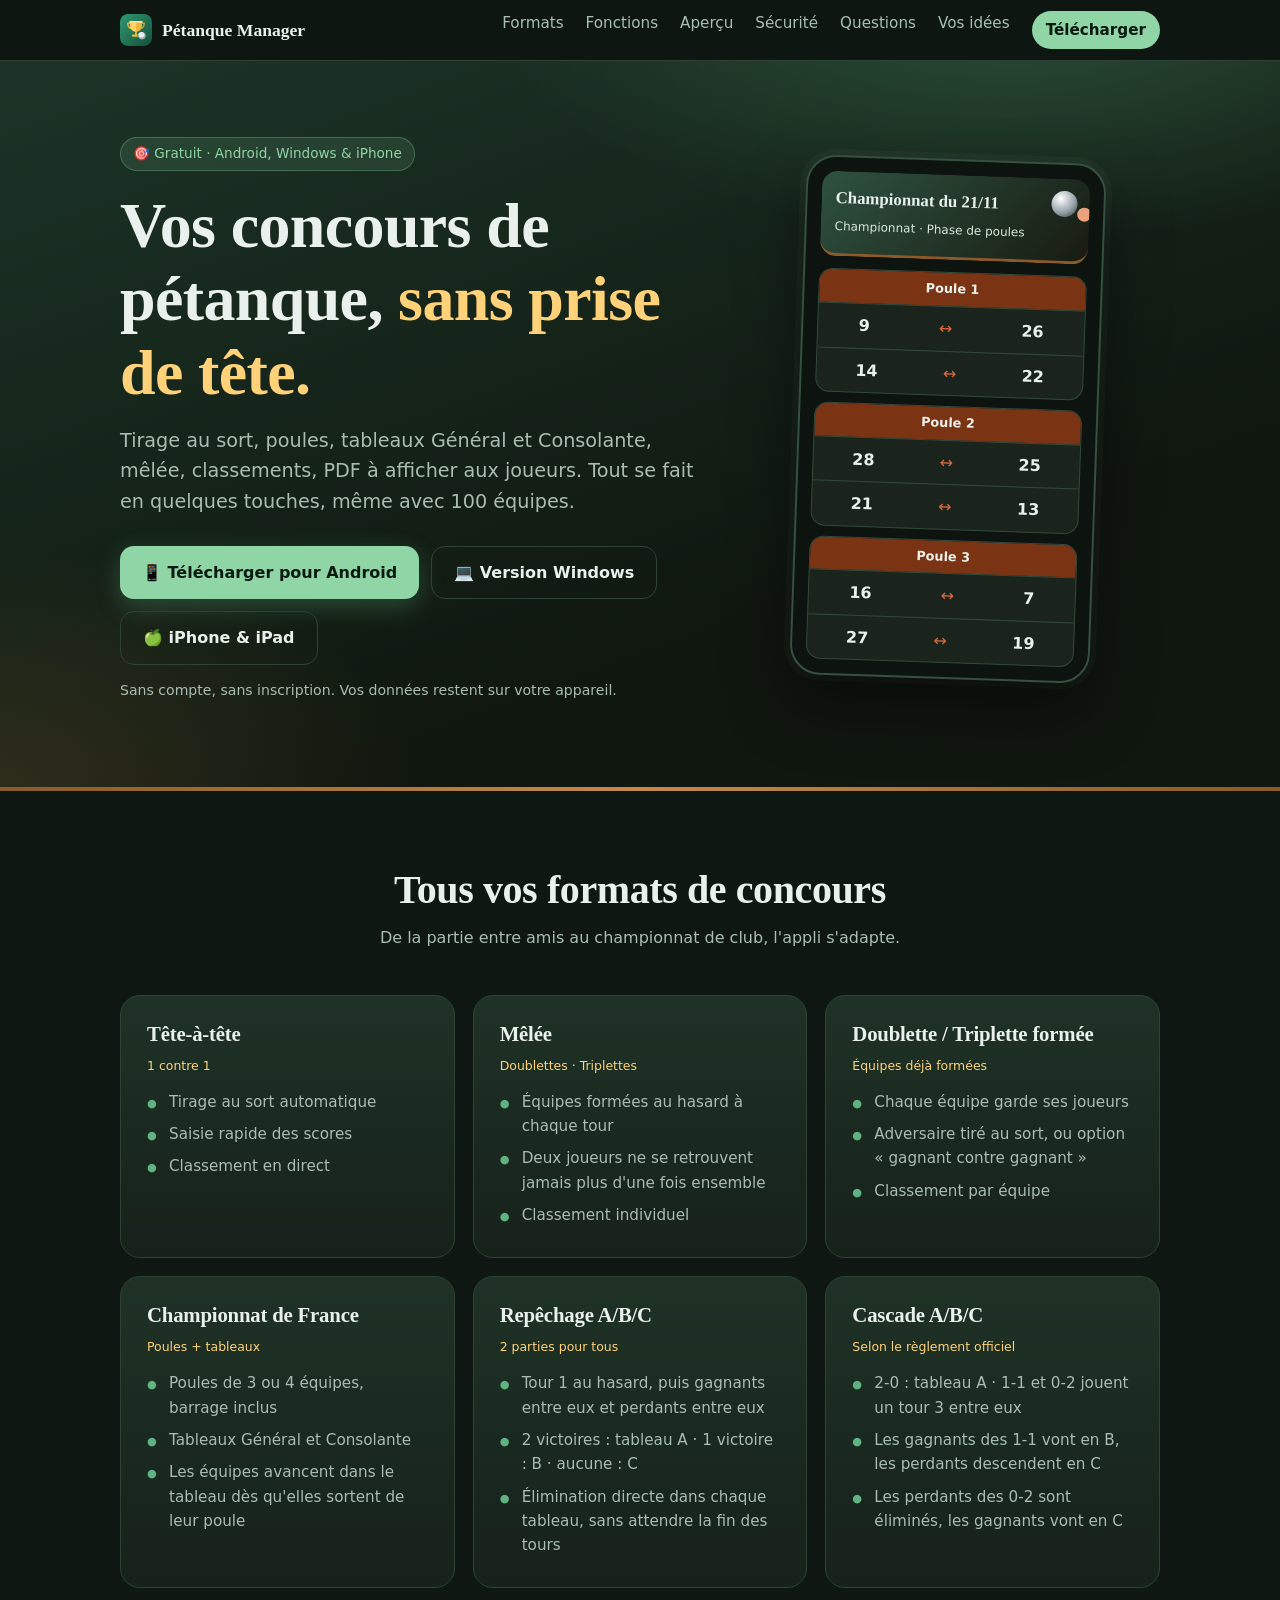
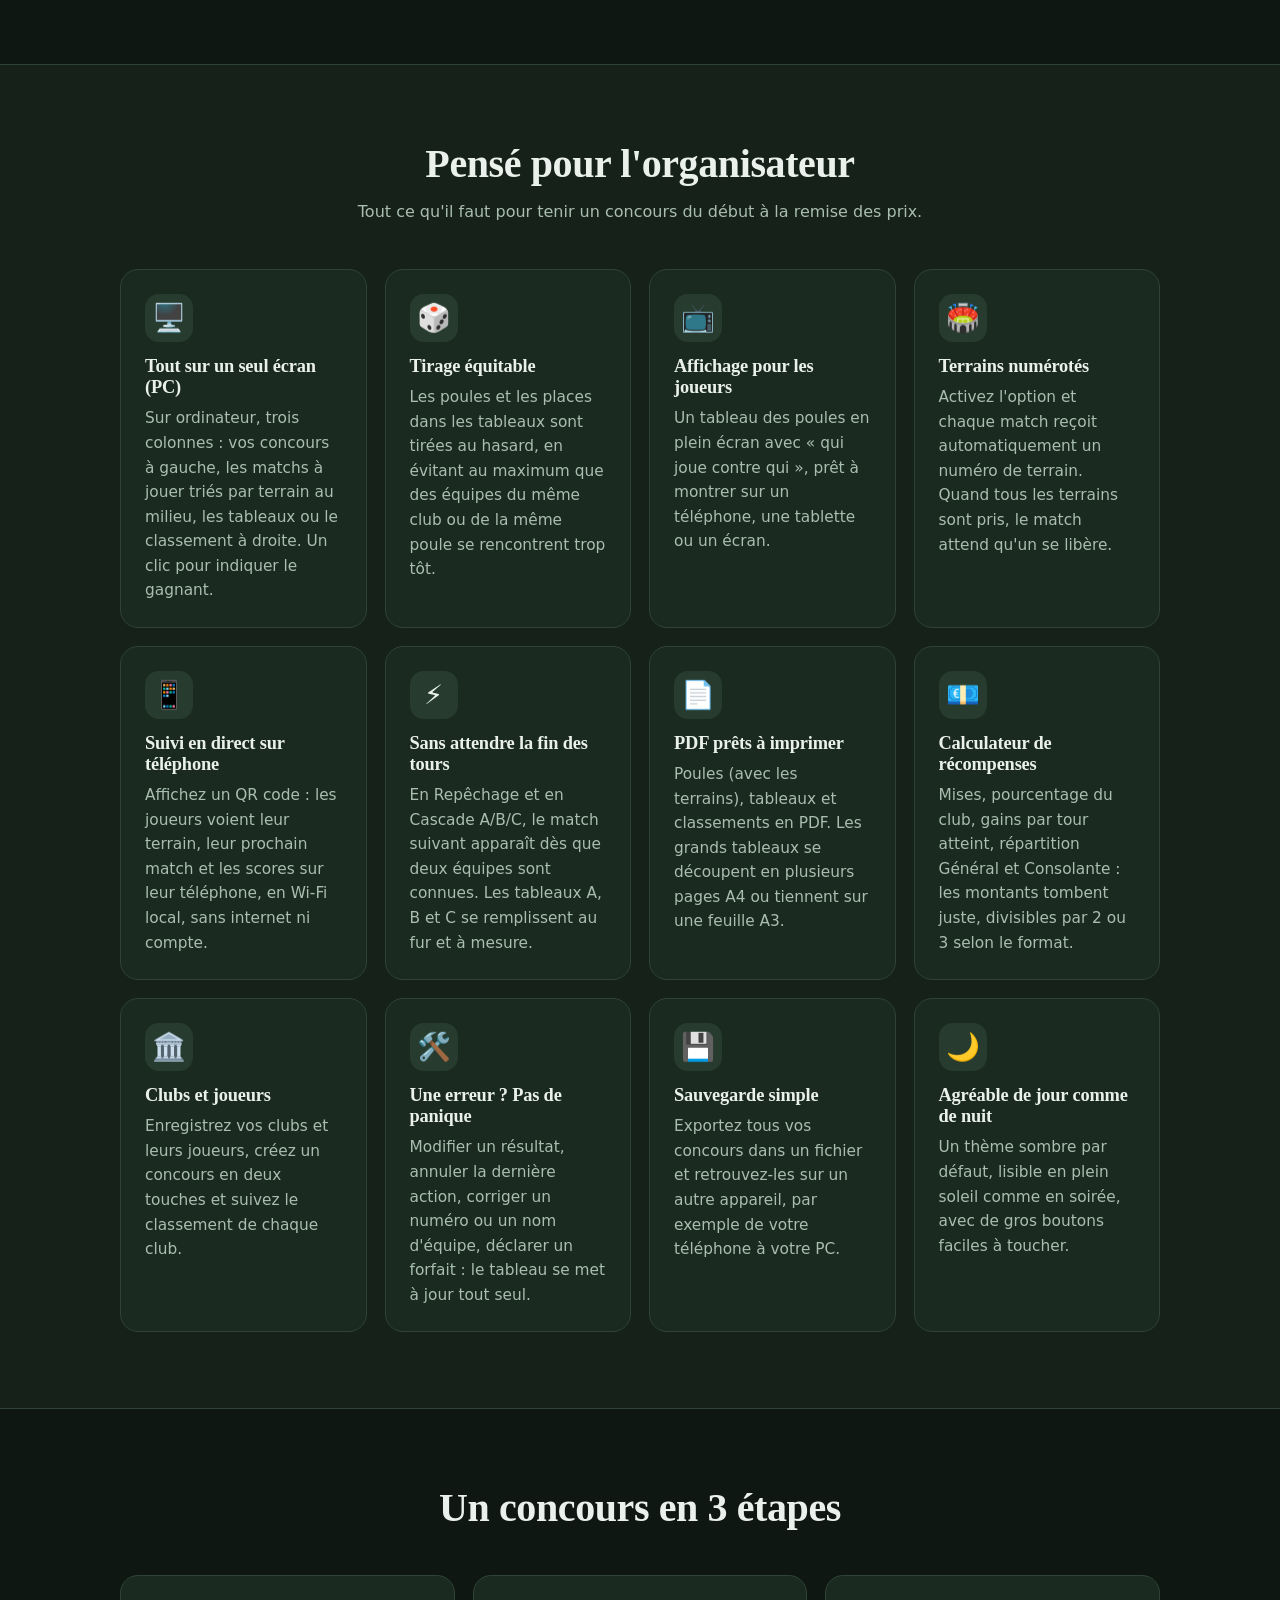
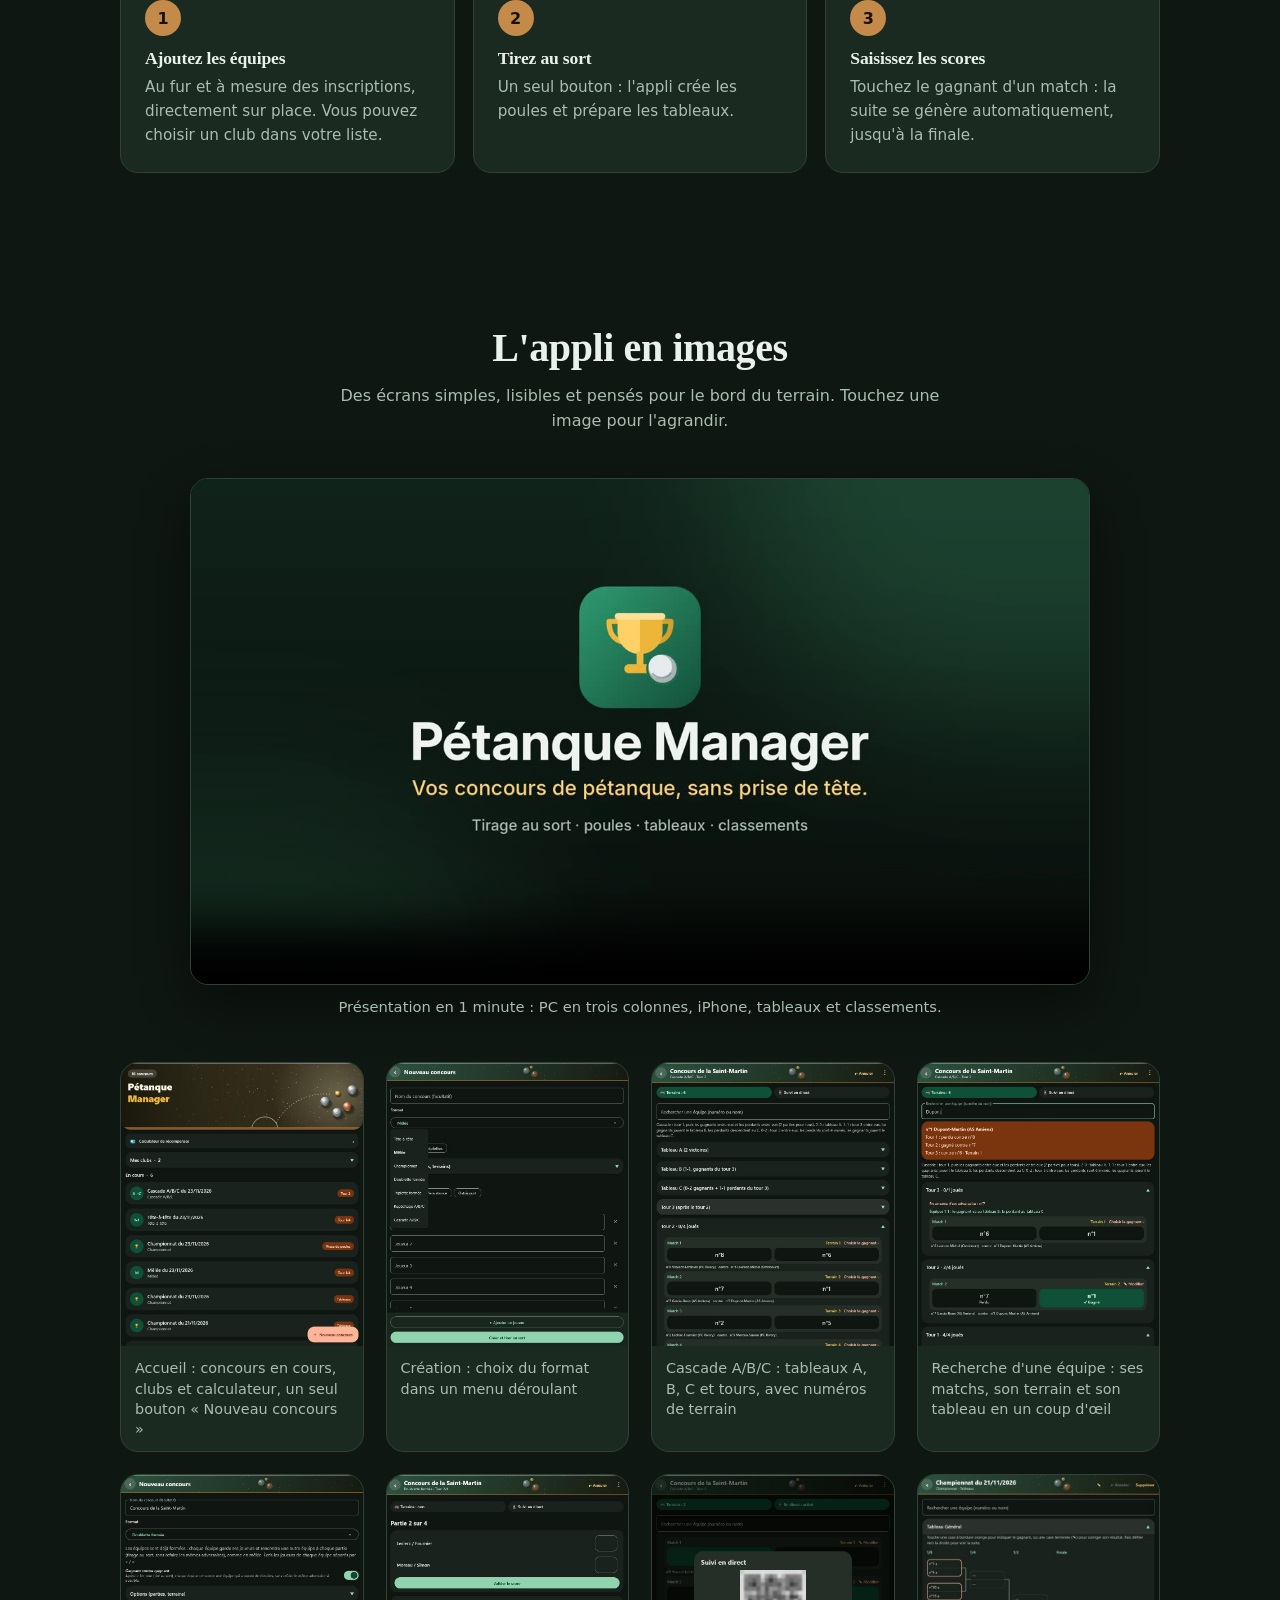
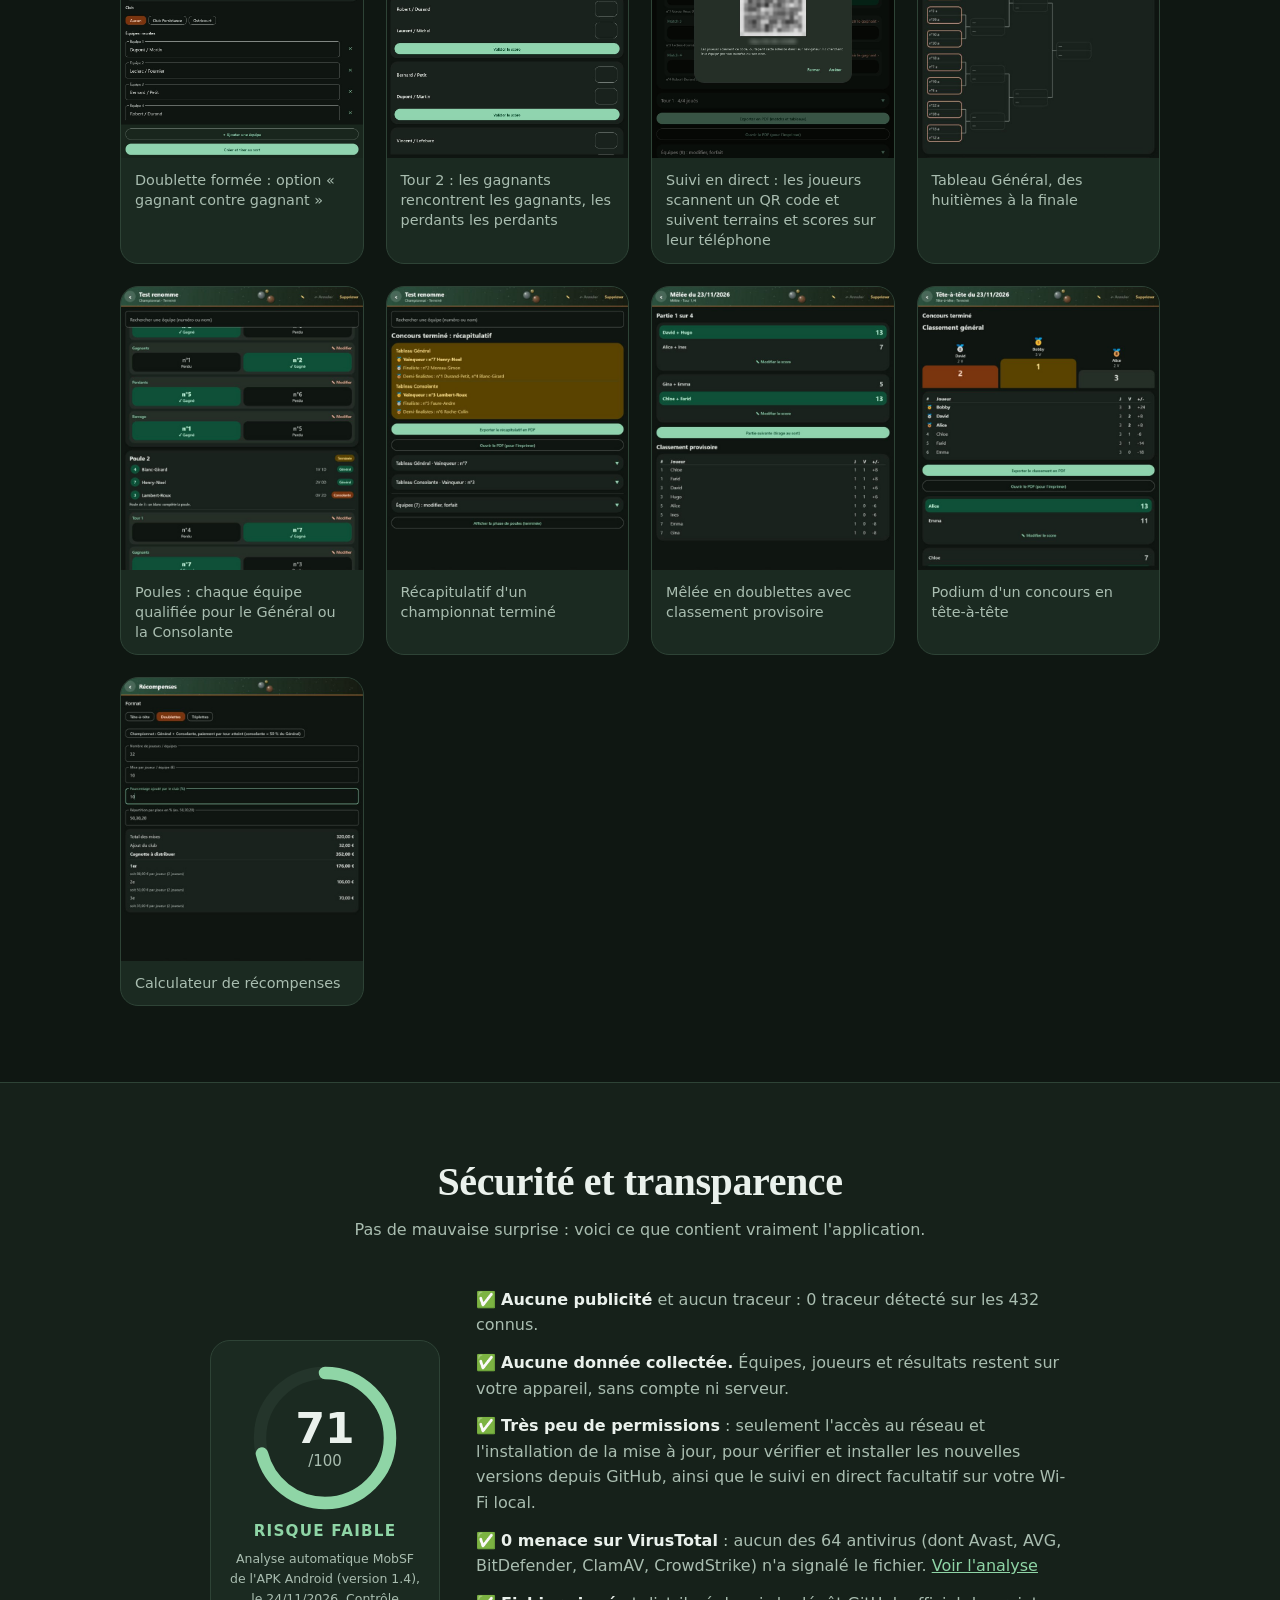
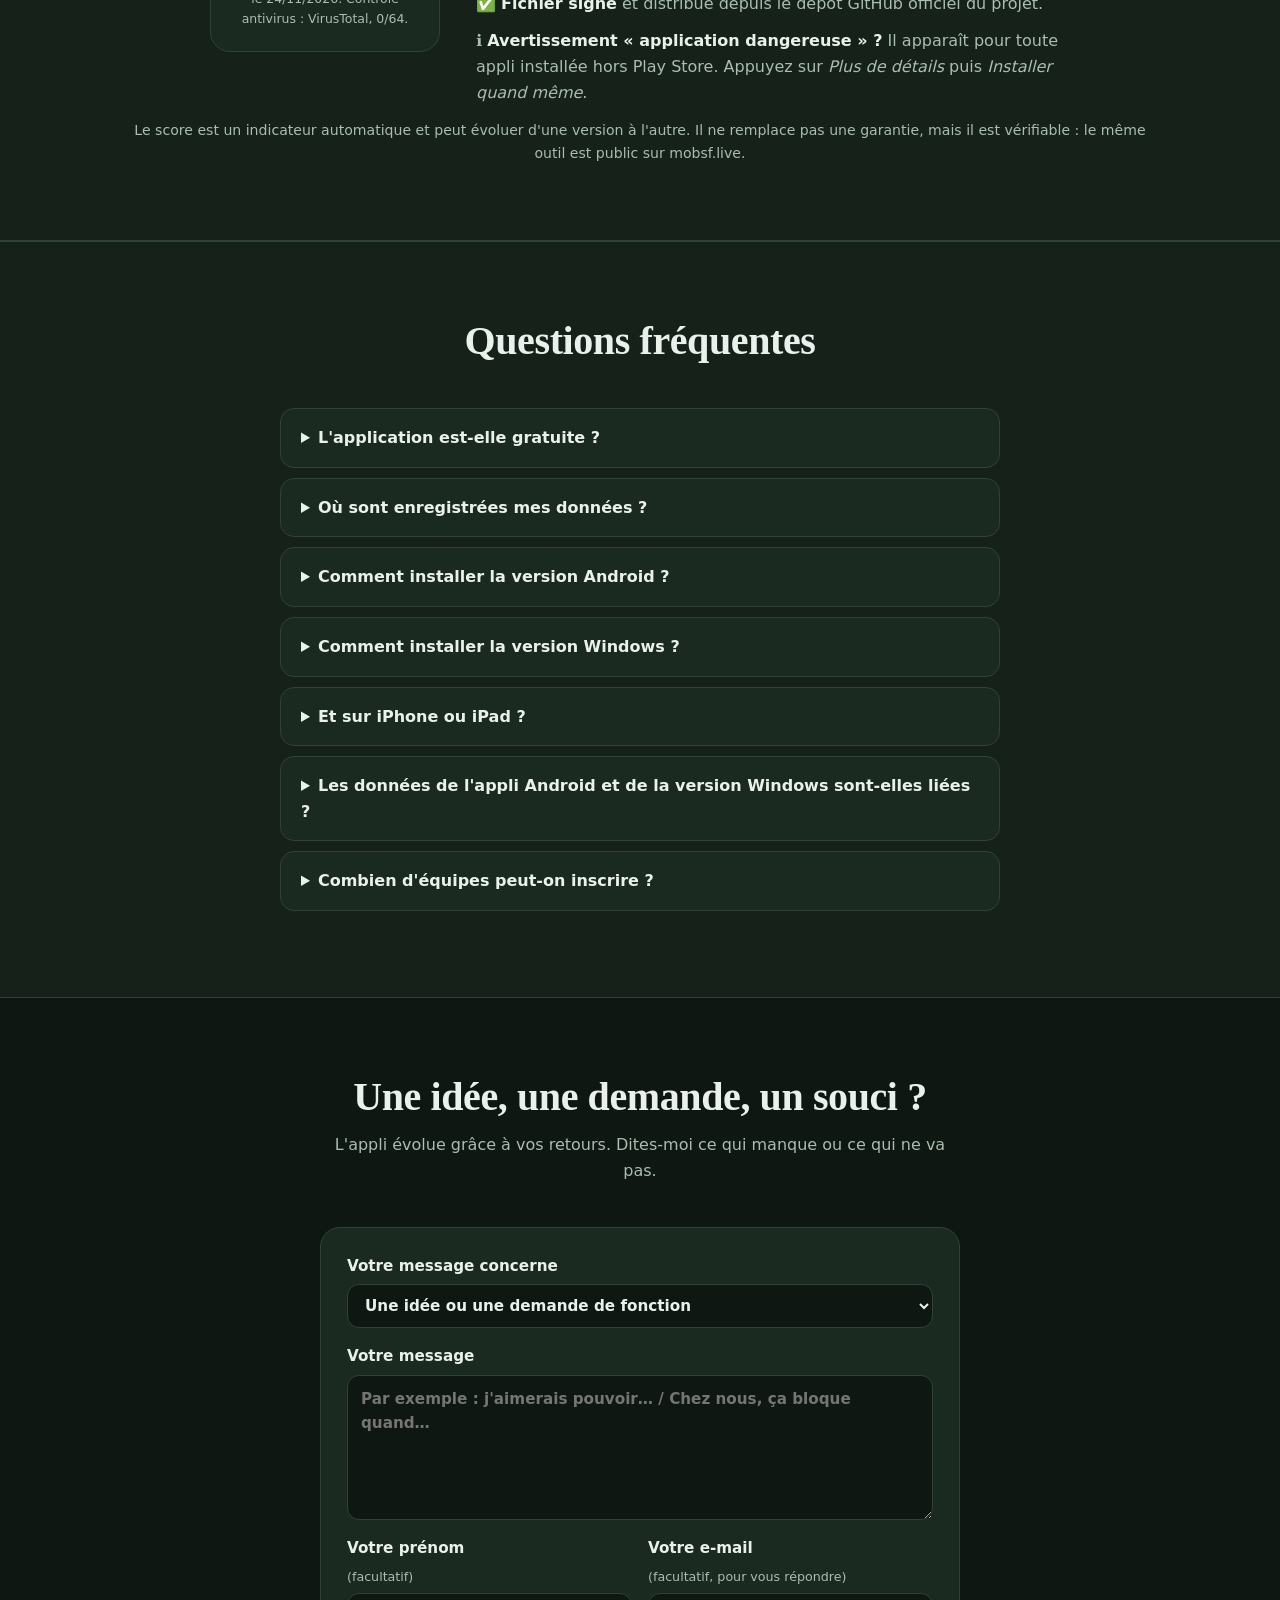
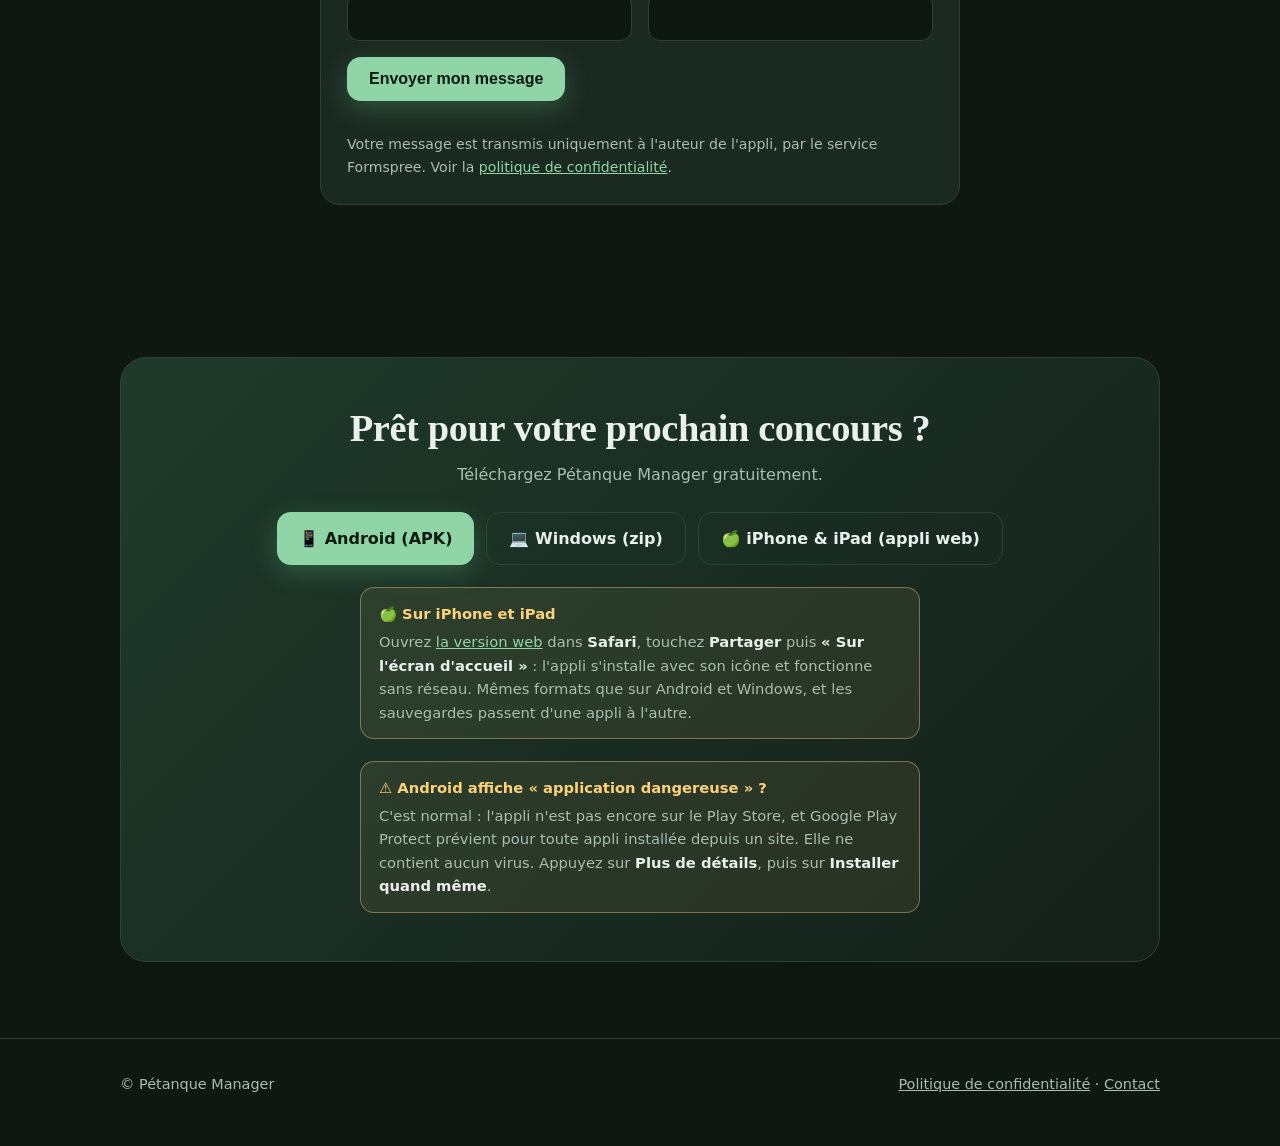
<file: index.html>
<!doctype html>
<html lang="fr">
<head>
<meta charset="utf-8">
<meta name="google-site-verification" content="J-xca42-kBlqTT8mHOpHWezRtUbS0aot_ZyBeW7IbyI" />
<meta name="viewport" content="width=device-width,initial-scale=1">
<title>Pétanque Manager – L'appli pour organiser vos concours de pétanque</title>
<meta name="description" content="Pétanque Manager organise vos concours de pétanque : tirage au sort, poules, tableaux Général et Consolante, repêchage et cascade A/B/C, mêlée, classements et PDF. Gratuit sur Android, Windows et iPhone.">
<meta property="og:title" content="Pétanque Manager">
<meta property="og:description" content="Tirage au sort, poules, tableaux, mêlée et classements : organisez vos concours de pétanque en quelques touches.">
<meta property="og:type" content="website">
<meta property="og:locale" content="fr_FR">
<meta property="og:url" content="https://rilleycorps.github.io/Petanque-Manager/">
<meta property="og:image" content="https://rilleycorps.github.io/Petanque-Manager/icone.png">
<meta name="twitter:card" content="summary">
<link rel="canonical" href="https://rilleycorps.github.io/Petanque-Manager/">
<link rel="icon" href="favicon.png">
<link rel="stylesheet" href="style.css?v=14">
</head>
<body>

<header class="nav">
  <div class="wrap">
    <a class="marque" href="#"><img src="icone.png" alt="">Pétanque Manager</a>
    <nav>
      <a href="#formats">Formats</a>
      <a href="#fonctions">Fonctions</a>
      <a href="#apercu">Aperçu</a>
      <a href="#securite">Sécurité</a>
      <a href="#faq">Questions</a>
      <a href="#idees">Vos idées</a>
      <a class="cta-nav" href="#telecharger">Télécharger</a>
    </nav>
  </div>
</header>

<div class="hero">
  <div class="wrap">
    <div>
      <span class="pastille">🎯 Gratuit · Android, Windows &amp; iPhone</span>
      <h1>Vos concours de pétanque, <em>sans prise de tête.</em></h1>
      <p class="accroche">Tirage au sort, poules, tableaux Général et Consolante, mêlée, classements, PDF à afficher aux joueurs. Tout se fait en quelques touches, même avec 100 équipes.</p>
      <div class="boutons">
        <a class="btn btn-1" href="https://github.com/Rilleycorps/petanque-manager/releases/latest/download/PetanqueManager.apk">📱 Télécharger pour Android</a>
        <a class="btn btn-2" href="https://github.com/Rilleycorps/petanque-manager/releases/latest/download/PetanqueManager-windows.zip">💻 Version Windows</a>
        <a class="btn btn-2" href="app/">🍏 iPhone &amp; iPad</a>
      </div>
      <p class="petit">Sans compte, sans inscription. Vos données restent sur votre appareil.</p>
    </div>

    <div class="maquette" aria-hidden="true">
      <div class="tel">
        <div class="haut"><i></i><b>Championnat du 21/11</b><span>Championnat · Phase de poules</span></div>
        <div class="poule"><div class="t">Poule 1</div>
          <div class="m">9 <s>↔</s> 26</div><div class="m">14 <s>↔</s> 22</div></div>
        <div class="poule"><div class="t">Poule 2</div>
          <div class="m">28 <s>↔</s> 25</div><div class="m">21 <s>↔</s> 13</div></div>
        <div class="poule" style="margin-bottom:0"><div class="t">Poule 3</div>
          <div class="m">16 <s>↔</s> 7</div><div class="m">27 <s>↔</s> 19</div></div>
      </div>
    </div>
  </div>
</div>

<section id="formats">
  <div class="wrap">
    <div class="titre">
      <h2>Tous vos formats de concours</h2>
      <p>De la partie entre amis au championnat de club, l'appli s'adapte.</p>
    </div>
    <div class="formats">
      <div class="format">
        <h3>Tête-à-tête</h3><span class="tag">1 contre 1</span>
        <ul><li>Tirage au sort automatique</li><li>Saisie rapide des scores</li><li>Classement en direct</li></ul>
      </div>
      <div class="format">
        <h3>Mêlée</h3><span class="tag">Doublettes · Triplettes</span>
        <ul><li>Équipes formées au hasard à chaque tour</li><li>Deux joueurs ne se retrouvent jamais plus d'une fois ensemble</li><li>Classement individuel</li></ul>
      </div>
      <div class="format">
        <h3>Doublette / Triplette formée</h3><span class="tag">Équipes déjà formées</span>
        <ul><li>Chaque équipe garde ses joueurs</li><li>Adversaire tiré au sort, ou option « gagnant contre gagnant »</li><li>Classement par équipe</li></ul>
      </div>
      <div class="format">
        <h3>Championnat de France</h3><span class="tag">Poules + tableaux</span>
        <ul><li>Poules de 3 ou 4 équipes, barrage inclus</li><li>Tableaux Général et Consolante</li><li>Les équipes avancent dans le tableau dès qu'elles sortent de leur poule</li></ul>
      </div>
      <div class="format">
        <h3>Repêchage A/B/C</h3><span class="tag">2 parties pour tous</span>
        <ul><li>Tour 1 au hasard, puis gagnants entre eux et perdants entre eux</li><li>2 victoires : tableau A · 1 victoire : B · aucune : C</li><li>Élimination directe dans chaque tableau, sans attendre la fin des tours</li></ul>
      </div>
      <div class="format">
        <h3>Cascade A/B/C</h3><span class="tag">Selon le règlement officiel</span>
        <ul><li>2-0 : tableau A · 1-1 et 0-2 jouent un tour 3 entre eux</li><li>Les gagnants des 1-1 vont en B, les perdants descendent en C</li><li>Les perdants des 0-2 sont éliminés, les gagnants vont en C</li></ul>
      </div>
    </div>
  </div>
</section>

<section class="alt" id="fonctions">
  <div class="wrap">
    <div class="titre">
      <h2>Pensé pour l'organisateur</h2>
      <p>Tout ce qu'il faut pour tenir un concours du début à la remise des prix.</p>
    </div>
    <div class="grille">
      <div class="carte"><div class="ic">🖥️</div><h3>Tout sur un seul écran (PC)</h3><p>Sur ordinateur, trois colonnes : vos concours à gauche, les matchs à jouer triés par terrain au milieu, les tableaux ou le classement à droite. Un clic pour indiquer le gagnant.</p></div>
      <div class="carte"><div class="ic">🎲</div><h3>Tirage équitable</h3><p>Les poules et les places dans les tableaux sont tirées au hasard, en évitant au maximum que des équipes du même club ou de la même poule se rencontrent trop tôt.</p></div>
      <div class="carte"><div class="ic">📺</div><h3>Affichage pour les joueurs</h3><p>Un tableau des poules en plein écran avec « qui joue contre qui », prêt à montrer sur un téléphone, une tablette ou un écran.</p></div>
      <div class="carte"><div class="ic">🏟️</div><h3>Terrains numérotés</h3><p>Activez l'option et chaque match reçoit automatiquement un numéro de terrain. Quand tous les terrains sont pris, le match attend qu'un se libère.</p></div>
      <div class="carte"><div class="ic">📱</div><h3>Suivi en direct sur téléphone</h3><p>Affichez un QR code : les joueurs voient leur terrain, leur prochain match et les scores sur leur téléphone, en Wi-Fi local, sans internet ni compte.</p></div>
      <div class="carte"><div class="ic">⚡</div><h3>Sans attendre la fin des tours</h3><p>En Repêchage et en Cascade A/B/C, le match suivant apparaît dès que deux équipes sont connues. Les tableaux A, B et C se remplissent au fur et à mesure.</p></div>
      <div class="carte"><div class="ic">📄</div><h3>PDF prêts à imprimer</h3><p>Poules (avec les terrains), tableaux et classements en PDF. Les grands tableaux se découpent en plusieurs pages A4 ou tiennent sur une feuille A3.</p></div>
      <div class="carte"><div class="ic">💶</div><h3>Calculateur de récompenses</h3><p>Mises, pourcentage du club, gains par tour atteint, répartition Général et Consolante : les montants tombent juste, divisibles par 2 ou 3 selon le format.</p></div>
      <div class="carte"><div class="ic">🏛️</div><h3>Clubs et joueurs</h3><p>Enregistrez vos clubs et leurs joueurs, créez un concours en deux touches et suivez le classement de chaque club.</p></div>
      <div class="carte"><div class="ic">🛠️</div><h3>Une erreur ? Pas de panique</h3><p>Modifier un résultat, annuler la dernière action, corriger un numéro ou un nom d'équipe, déclarer un forfait : le tableau se met à jour tout seul.</p></div>
      <div class="carte"><div class="ic">💾</div><h3>Sauvegarde simple</h3><p>Exportez tous vos concours dans un fichier et retrouvez-les sur un autre appareil, par exemple de votre téléphone à votre PC.</p></div>
      <div class="carte"><div class="ic">🌙</div><h3>Agréable de jour comme de nuit</h3><p>Un thème sombre par défaut, lisible en plein soleil comme en soirée, avec de gros boutons faciles à toucher.</p></div>
    </div>
  </div>
</section>

<section>
  <div class="wrap">
    <div class="titre">
      <h2>Un concours en 3 étapes</h2>
    </div>
    <div class="etapes">
      <div class="etape"><h3>Ajoutez les équipes</h3><p>Au fur et à mesure des inscriptions, directement sur place. Vous pouvez choisir un club dans votre liste.</p></div>
      <div class="etape"><h3>Tirez au sort</h3><p>Un seul bouton : l'appli crée les poules et prépare les tableaux.</p></div>
      <div class="etape"><h3>Saisissez les scores</h3><p>Touchez le gagnant d'un match : la suite se génère automatiquement, jusqu'à la finale.</p></div>
    </div>
  </div>
</section>

<section id="apercu">
  <div class="wrap">
    <div class="titre">
      <h2>L'appli en images</h2>
      <p>Des écrans simples, lisibles et pensés pour le bord du terrain. Touchez une image pour l'agrandir.</p>
    </div>
    <div class="video-presentation">
      <video controls preload="none" playsinline poster="video/presentation.jpg" width="1920" height="1080">
        <source src="video/presentation.mp4" type="video/mp4">
        Votre navigateur ne lit pas cette vidéo : <a href="video/presentation.mp4">téléchargez-la ici</a>.
      </video>
      <p>Présentation en 1 minute : PC en trois colonnes, iPhone, tableaux et classements.</p>
    </div>
    <div class="galerie">
      <a class="vue" data-vue href="captures/01-accueil.jpg?v=2" ><img src="captures/01-accueil.jpg?v=2" alt="Accueil : concours en cours, clubs et calculateur, un seul bouton « Nouveau concours »" loading="lazy" width="652" height="764"><span>Accueil : concours en cours, clubs et calculateur, un seul bouton « Nouveau concours »</span></a>
      <a class="vue" data-vue href="captures/09-choix-du-format.jpg" ><img src="captures/09-choix-du-format.jpg" alt="Création : choix du format dans un menu déroulant" loading="lazy" width="652" height="764"><span>Création : choix du format dans un menu déroulant</span></a>
      <a class="vue" data-vue href="captures/10-cascade-tour2.jpg" ><img src="captures/10-cascade-tour2.jpg" alt="Cascade A/B/C : tableaux A, B, C et tours, avec numéros de terrain" loading="lazy" width="652" height="764"><span>Cascade A/B/C : tableaux A, B, C et tours, avec numéros de terrain</span></a>
      <a class="vue" data-vue href="captures/11-recherche-equipe.jpg" ><img src="captures/11-recherche-equipe.jpg" alt="Recherche d'une équipe : ses matchs, son terrain et son tableau en un coup d'œil" loading="lazy" width="652" height="764"><span>Recherche d'une équipe : ses matchs, son terrain et son tableau en un coup d'œil</span></a>
      <a class="vue" data-vue href="captures/12-gagnant-contre-gagnant.jpg" ><img src="captures/12-gagnant-contre-gagnant.jpg" alt="Doublette formée : option « gagnant contre gagnant »" loading="lazy" width="652" height="764"><span>Doublette formée : option « gagnant contre gagnant »</span></a>
      <a class="vue" data-vue href="captures/13-tour2-gagnants-contre-gagnants.jpg" ><img src="captures/13-tour2-gagnants-contre-gagnants.jpg" alt="Tour 2 : les gagnants rencontrent les gagnants, les perdants les perdants" loading="lazy" width="652" height="764"><span>Tour 2 : les gagnants rencontrent les gagnants, les perdants les perdants</span></a>
      <a class="vue" data-vue href="captures/14-suivi-en-direct.jpg" ><img src="captures/14-suivi-en-direct.jpg" alt="Suivi en direct : les joueurs scannent un QR code et suivent terrains et scores sur leur téléphone" loading="lazy" width="652" height="764"><span>Suivi en direct : les joueurs scannent un QR code et suivent terrains et scores sur leur téléphone</span></a>
      <a class="vue" data-vue href="captures/02-tableau-general.jpg" ><img src="captures/02-tableau-general.jpg" alt="Tableau Général, des huitièmes à la finale" loading="lazy" width="652" height="764"><span>Tableau Général, des huitièmes à la finale</span></a>
      <a class="vue" data-vue href="captures/04-poules-qualifications.jpg" ><img src="captures/04-poules-qualifications.jpg" alt="Poules : chaque équipe qualifiée pour le Général ou la Consolante" loading="lazy" width="652" height="764"><span>Poules : chaque équipe qualifiée pour le Général ou la Consolante</span></a>
      <a class="vue" data-vue href="captures/03-recapitulatif-championnat.jpg" ><img src="captures/03-recapitulatif-championnat.jpg" alt="Récapitulatif d'un championnat terminé" loading="lazy" width="652" height="764"><span>Récapitulatif d'un championnat terminé</span></a>
      <a class="vue" data-vue href="captures/06-melee-doublettes.jpg" ><img src="captures/06-melee-doublettes.jpg" alt="Mêlée en doublettes avec classement provisoire" loading="lazy" width="652" height="764"><span>Mêlée en doublettes avec classement provisoire</span></a>
      <a class="vue" data-vue href="captures/08-podium-tete-a-tete.jpg" ><img src="captures/08-podium-tete-a-tete.jpg" alt="Podium d'un concours en tête-à-tête" loading="lazy" width="652" height="764"><span>Podium d'un concours en tête-à-tête</span></a>
      <a class="vue" data-vue href="captures/07-calculateur-recompenses.jpg" ><img src="captures/07-calculateur-recompenses.jpg" alt="Calculateur de récompenses" loading="lazy" width="652" height="764"><span>Calculateur de récompenses</span></a>
    </div>
  </div>
</section>

<section class="alt" id="securite">
  <div class="wrap">
    <div class="titre">
      <h2>Sécurité et transparence</h2>
      <p>Pas de mauvaise surprise : voici ce que contient vraiment l'application.</p>
    </div>
    <div class="secu">
      <div class="score" role="img" aria-label="Score de sécurité 71 sur 100, risque faible">
        <svg viewBox="0 0 120 120" width="150" height="150" aria-hidden="true">
          <circle cx="60" cy="60" r="52" fill="none" stroke="#24352b" stroke-width="10"/>
          <circle cx="60" cy="60" r="52" fill="none" stroke="#8fd5a6" stroke-width="10" stroke-linecap="round" stroke-dasharray="232 94.7" transform="rotate(-90 60 60)"/>
          <text x="60" y="64" text-anchor="middle" font-size="34" font-weight="700" fill="#eaf1ec">71</text>
          <text x="60" y="82" text-anchor="middle" font-size="12" fill="#a9bdb0">/100</text>
        </svg>
        <strong>Risque faible</strong>
        <small>Analyse automatique MobSF de l'APK Android (version 1.4), le 24/11/2026. Contrôle antivirus : VirusTotal, 0/64.</small>
      </div>
      <ul class="points">
        <li>✅ <b>Aucune publicité</b> et aucun traceur : 0 traceur détecté sur les 432 connus.</li>
        <li>✅ <b>Aucune donnée collectée.</b> Équipes, joueurs et résultats restent sur votre appareil, sans compte ni serveur.</li>
        <li>✅ <b>Très peu de permissions</b> : seulement l'accès au réseau et l'installation de la mise à jour, pour vérifier et installer les nouvelles versions depuis GitHub, ainsi que le suivi en direct facultatif sur votre Wi-Fi local.</li>
        <li>✅ <b>0 menace sur VirusTotal</b> : aucun des 64 antivirus (dont Avast, AVG, BitDefender, ClamAV, CrowdStrike) n'a signalé le fichier. <a href="https://www.virustotal.com/gui/file/39dca14229b5887db18a28941961079b6b8d406ecf70c2a8ef87f4b7efe63617" target="_blank" rel="noopener">Voir l'analyse</a></li>
        <li>✅ <b>Fichier signé</b> et distribué depuis le dépôt GitHub officiel du projet.</li>
        <li>ℹ️ <b>Avertissement « application dangereuse » ?</b> Il apparaît pour toute appli installée hors Play Store. Appuyez sur <i>Plus de détails</i> puis <i>Installer quand même</i>.</li>
      </ul>
    </div>
    <p class="petit" style="text-align:center">Le score est un indicateur automatique et peut évoluer d'une version à l'autre. Il ne remplace pas une garantie, mais il est vérifiable : le même outil est public sur mobsf.live.</p>
  </div>
</section>

<section class="alt" id="faq">
  <div class="wrap" style="max-width:760px">
    <div class="titre"><h2>Questions fréquentes</h2></div>
    <details><summary>L'application est-elle gratuite ?</summary>
      <p>Oui, elle est entièrement gratuite et sans aucune publicité.</p></details>
    <details><summary>Où sont enregistrées mes données ?</summary>
      <p>Uniquement sur votre appareil. Il n'y a ni compte ni serveur. Utilisez la fonction « Exporter » pour en garder une copie. Détails dans la <a href="confidentialite.html">politique de confidentialité</a>.</p></details>
    <details><summary>Comment installer la version Android ?</summary>
      <p>Téléchargez le fichier APK, ouvrez-le, puis autorisez l'installation depuis cette source si Android vous le demande. Si un avertissement « application dangereuse » apparaît, appuyez sur « Plus de détails » puis « Installer quand même » : c'est le message habituel de Google Play Protect pour une appli hors Play Store. Une version sur Google Play est prévue.</p></details>
    <details><summary>Comment installer la version Windows ?</summary>
      <p>Téléchargez le fichier zip, décompressez-le où vous voulez (Bureau, Documents, clé USB), puis double-cliquez sur PetanqueManager.exe. Aucune installation n'est nécessaire. Évitez le dossier « Program Files ».</p></details>
    <details><summary>Et sur iPhone ou iPad ?</summary>
      <p>Ouvrez <a href="app/">la version web</a> dans Safari, touchez « Partager » puis « Sur l'écran d'accueil ». Elle s'installe avec son icône, s'ouvre en plein écran et fonctionne sans réseau, avec les mêmes formats et les mêmes règles. Elle marche aussi sur Android et sur ordinateur, dans le navigateur.</p></details>
    <details><summary>Les données de l'appli Android et de la version Windows sont-elles liées ?</summary>
      <p>Non, elles sont indépendantes. Pour passer d'un appareil à l'autre, exportez un fichier de sauvegarde puis importez-le : le même fichier fonctionne dans les versions Android, Windows et iPhone (web).</p></details>
    <details><summary>Combien d'équipes peut-on inscrire ?</summary>
      <p>Il n'y a pas de limite fixe : l'appli gère sans problème des concours de plus de 100 équipes. Il faut au moins 3 équipes pour un championnat, et 8 pour un repêchage ou une cascade A/B/C.</p></details>
  </div>
</section>

<section id="idees">
  <div class="wrap">
    <div class="titre">
      <h2>Une idée, une demande, un souci ?</h2>
      <p>L'appli évolue grâce à vos retours. Dites-moi ce qui manque ou ce qui ne va pas.</p>
    </div>
    <form id="form-idees" class="form-idees" action="https://formspree.io/f/xvkavzzk" method="POST">
      <label>Votre message concerne
        <select name="type">
          <option>Une idée ou une demande de fonction</option>
          <option>Un commentaire ou un avis</option>
          <option>Un problème ou un bug</option>
          <option>Autre</option>
        </select>
      </label>
      <label>Votre message
        <textarea name="message" rows="5" required maxlength="3000" placeholder="Par exemple : j'aimerais pouvoir… / Chez nous, ça bloque quand…"></textarea>
      </label>
      <div class="deux">
        <label>Votre prénom <small>(facultatif)</small><input type="text" name="nom" maxlength="60" autocomplete="given-name"></label>
        <label>Votre e-mail <small>(facultatif, pour vous répondre)</small><input type="email" name="email" maxlength="120" autocomplete="email"></label>
      </div>
      <input type="text" name="_gotcha" tabindex="-1" autocomplete="off" style="position:absolute;left:-9999px" aria-hidden="true">
      <button class="btn btn-1" type="submit">Envoyer mon message</button>
      <p id="form-etat" class="petit" role="status" aria-live="polite"></p>
      <p class="petit">Votre message est transmis uniquement à l'auteur de l'appli, par le service Formspree. Voir la <a href="confidentialite.html">politique de confidentialité</a>.</p>
    </form>
  </div>
</section>

<section id="telecharger">
  <div class="wrap">
    <div class="dl">
      <h2>Prêt pour votre prochain concours ?</h2>
      <p>Téléchargez Pétanque Manager gratuitement.</p>
      <div class="boutons">
        <a class="btn btn-1" href="https://github.com/Rilleycorps/petanque-manager/releases/latest/download/PetanqueManager.apk">📱 Android (APK)</a>
        <a class="btn btn-2" href="https://github.com/Rilleycorps/petanque-manager/releases/latest/download/PetanqueManager-windows.zip">💻 Windows (zip)</a>
        <a class="btn btn-2" href="app/">🍏 iPhone &amp; iPad (appli web)</a>
      </div>
      <div class="aide-android">
        <strong>🍏 Sur iPhone et iPad</strong>
        <p>Ouvrez <a href="app/">la version web</a> dans <b>Safari</b>, touchez <b>Partager</b> puis <b>« Sur l'écran d'accueil »</b> : l'appli s'installe avec son icône et fonctionne sans réseau. Mêmes formats que sur Android et Windows, et les sauvegardes passent d'une appli à l'autre.</p>
      </div>
      <div class="aide-android">
        <strong>⚠️ Android affiche « application dangereuse » ?</strong>
        <p>C'est normal : l'appli n'est pas encore sur le Play Store, et Google Play Protect prévient pour toute appli installée depuis un site. Elle ne contient aucun virus. Appuyez sur <b>Plus de détails</b>, puis sur <b>Installer quand même</b>.</p>
      </div>
    </div>
  </div>
</section>

<footer>
  <div class="wrap">
    <span>© Pétanque Manager</span>
    <span><a href="confidentialite.html">Politique de confidentialité</a> · <a href="#idees">Contact</a></span>
  </div>
</footer>


<div id="lightbox" class="lb" role="dialog" aria-modal="true" aria-label="Capture agrandie" hidden style="display:none">
  <button class="lb-fermer" type="button" aria-label="Fermer">×</button>
  <button class="lb-prec" type="button" aria-label="Capture précédente">‹</button>
  <figure><img id="lb-img" alt=""><figcaption id="lb-leg"></figcaption></figure>
  <button class="lb-suiv" type="button" aria-label="Capture suivante">›</button>
</div>
<script>
(function(){
  var f=document.getElementById('form-idees'); if(!f) return;
  var etat=document.getElementById('form-etat'), btn=f.querySelector('button');
  f.addEventListener('submit',function(e){
    e.preventDefault();
    
    btn.disabled=true; etat.textContent='Envoi en cours…';
    fetch(f.action,{method:'POST',body:new FormData(f),headers:{'Accept':'application/json'}})
      .then(function(r){ if(r.ok){f.reset();etat.textContent='Merci ! Votre message a bien été envoyé.';} else {etat.textContent="L'envoi a échoué. Réessayez un peu plus tard.";} })
      .catch(function(){etat.textContent="L'envoi a échoué. Vérifiez votre connexion et réessayez.";})
      .then(function(){btn.disabled=false;});
  });
})();
</script>
<script>
(function(){
  var liens=[].slice.call(document.querySelectorAll('[data-vue]'));
  var lb=document.getElementById('lightbox'), img=document.getElementById('lb-img'), leg=document.getElementById('lb-leg');
  var i=0, dernier=null;
  function montrer(n){
    i=(n+liens.length)%liens.length;
    var a=liens[i], im=a.querySelector('img');
    img.src=a.getAttribute('href'); img.alt=im.alt; leg.textContent=im.alt;
  }
  function ouvrir(n){ dernier=document.activeElement; montrer(n); lb.hidden=false; lb.style.display='flex'; document.body.style.overflow='hidden'; lb.querySelector('.lb-fermer').focus(); }
  function fermer(){ lb.hidden=true; lb.style.display='none'; document.body.style.overflow=''; if(dernier&&dernier.focus) dernier.focus(); }
  liens.forEach(function(a,n){ a.addEventListener('click',function(e){ e.preventDefault(); ouvrir(n); }); });
  lb.querySelector('.lb-fermer').addEventListener('click',fermer);
  lb.querySelector('.lb-prec').addEventListener('click',function(e){ e.stopPropagation(); montrer(i-1); });
  lb.querySelector('.lb-suiv').addEventListener('click',function(e){ e.stopPropagation(); montrer(i+1); });
  lb.addEventListener('click',function(e){ if(e.target===lb) fermer(); });
  document.addEventListener('keydown',function(e){
    if(lb.hidden) return;
    if(e.key==='Escape') fermer();
    else if(e.key==='ArrowLeft') montrer(i-1);
    else if(e.key==='ArrowRight') montrer(i+1);
  });
  var x0=null;
  lb.addEventListener('touchstart',function(e){ x0=e.touches[0].clientX; },{passive:true});
  lb.addEventListener('touchend',function(e){ if(x0===null) return; var d=e.changedTouches[0].clientX-x0; x0=null; if(Math.abs(d)>50) montrer(d<0?i+1:i-1); });
})();
</script>
<script data-goatcounter="https://rilleycorps.goatcounter.com/count" async src="//gc.zgo.at/count.js"></script>
</body>
</html>
</file>
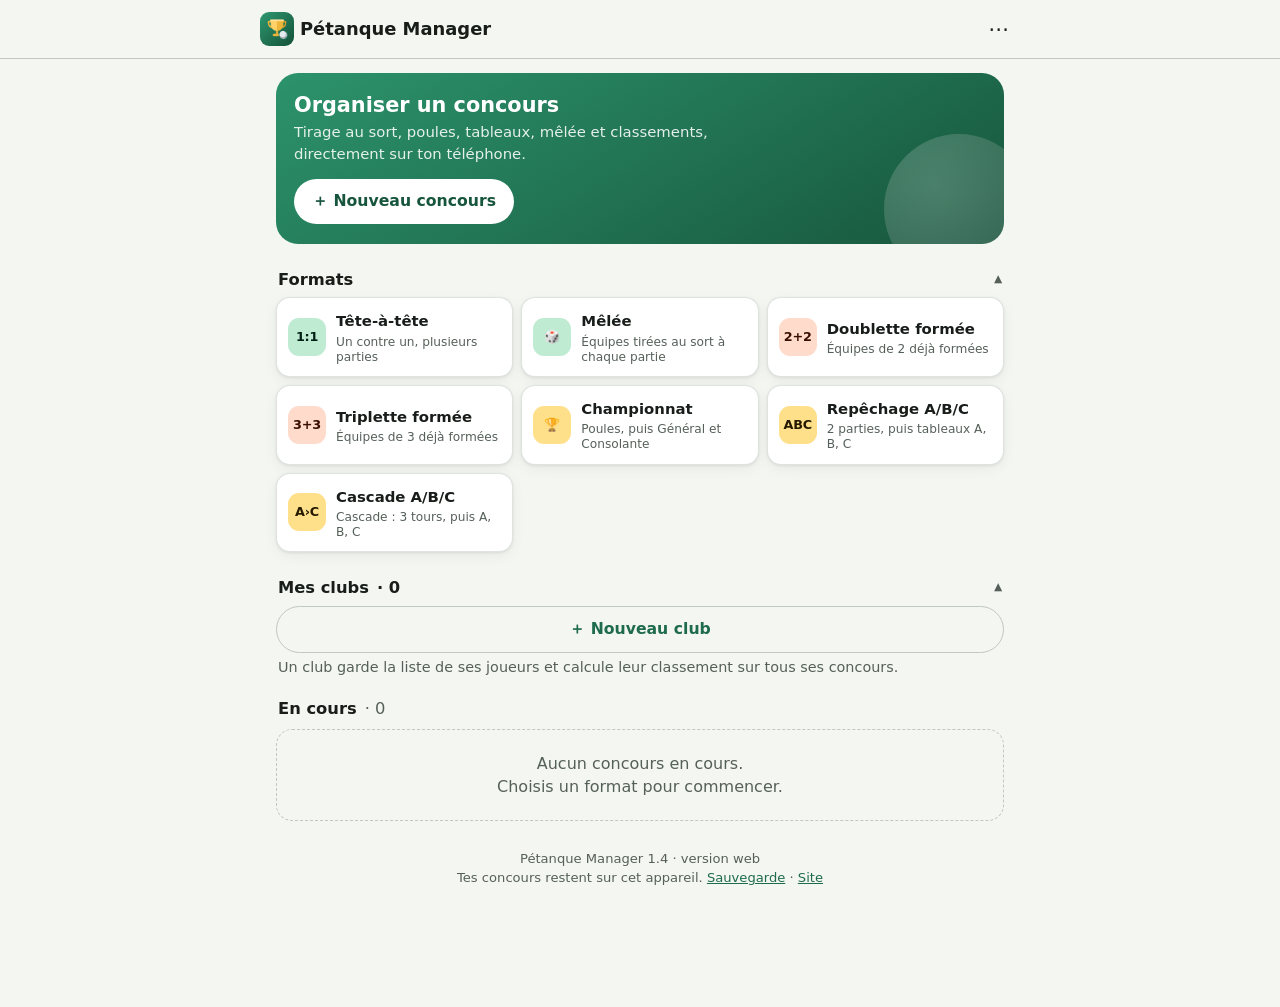
<file: app/index.html>
<!doctype html>
<html lang="fr">
<head>
<meta charset="utf-8">
<meta name="viewport" content="width=device-width,initial-scale=1,viewport-fit=cover">
<title>Pétanque Manager</title>
<meta name="description" content="Pétanque Manager en version web : organise tes concours de pétanque sur iPhone, iPad, Android ou ordinateur, même sans réseau.">
<meta name="theme-color" content="#f4f6f1" media="(prefers-color-scheme: light)">
<meta name="theme-color" content="#101512" media="(prefers-color-scheme: dark)">
<meta name="apple-mobile-web-app-capable" content="yes">
<meta name="mobile-web-app-capable" content="yes">
<meta name="apple-mobile-web-app-title" content="Pétanque">
<meta name="apple-mobile-web-app-status-bar-style" content="default">
<meta name="format-detection" content="telephone=no">
<link rel="manifest" href="manifest.webmanifest">
<link rel="icon" href="icones/favicon.png">
<link rel="apple-touch-icon" href="icones/apple-touch-icon.png">
<link rel="stylesheet" href="app.css?v=2">
</head>
<body>
<div id="app"></div>
<div id="toast" role="status" aria-live="polite"></div>
<div id="impression"></div>
<noscript><p style="padding:20px">Pétanque Manager a besoin de JavaScript.</p></noscript>
<script src="moteur.js?v=1"></script>
<script src="app.js?v=3"></script>
</body>
</html>
</file>
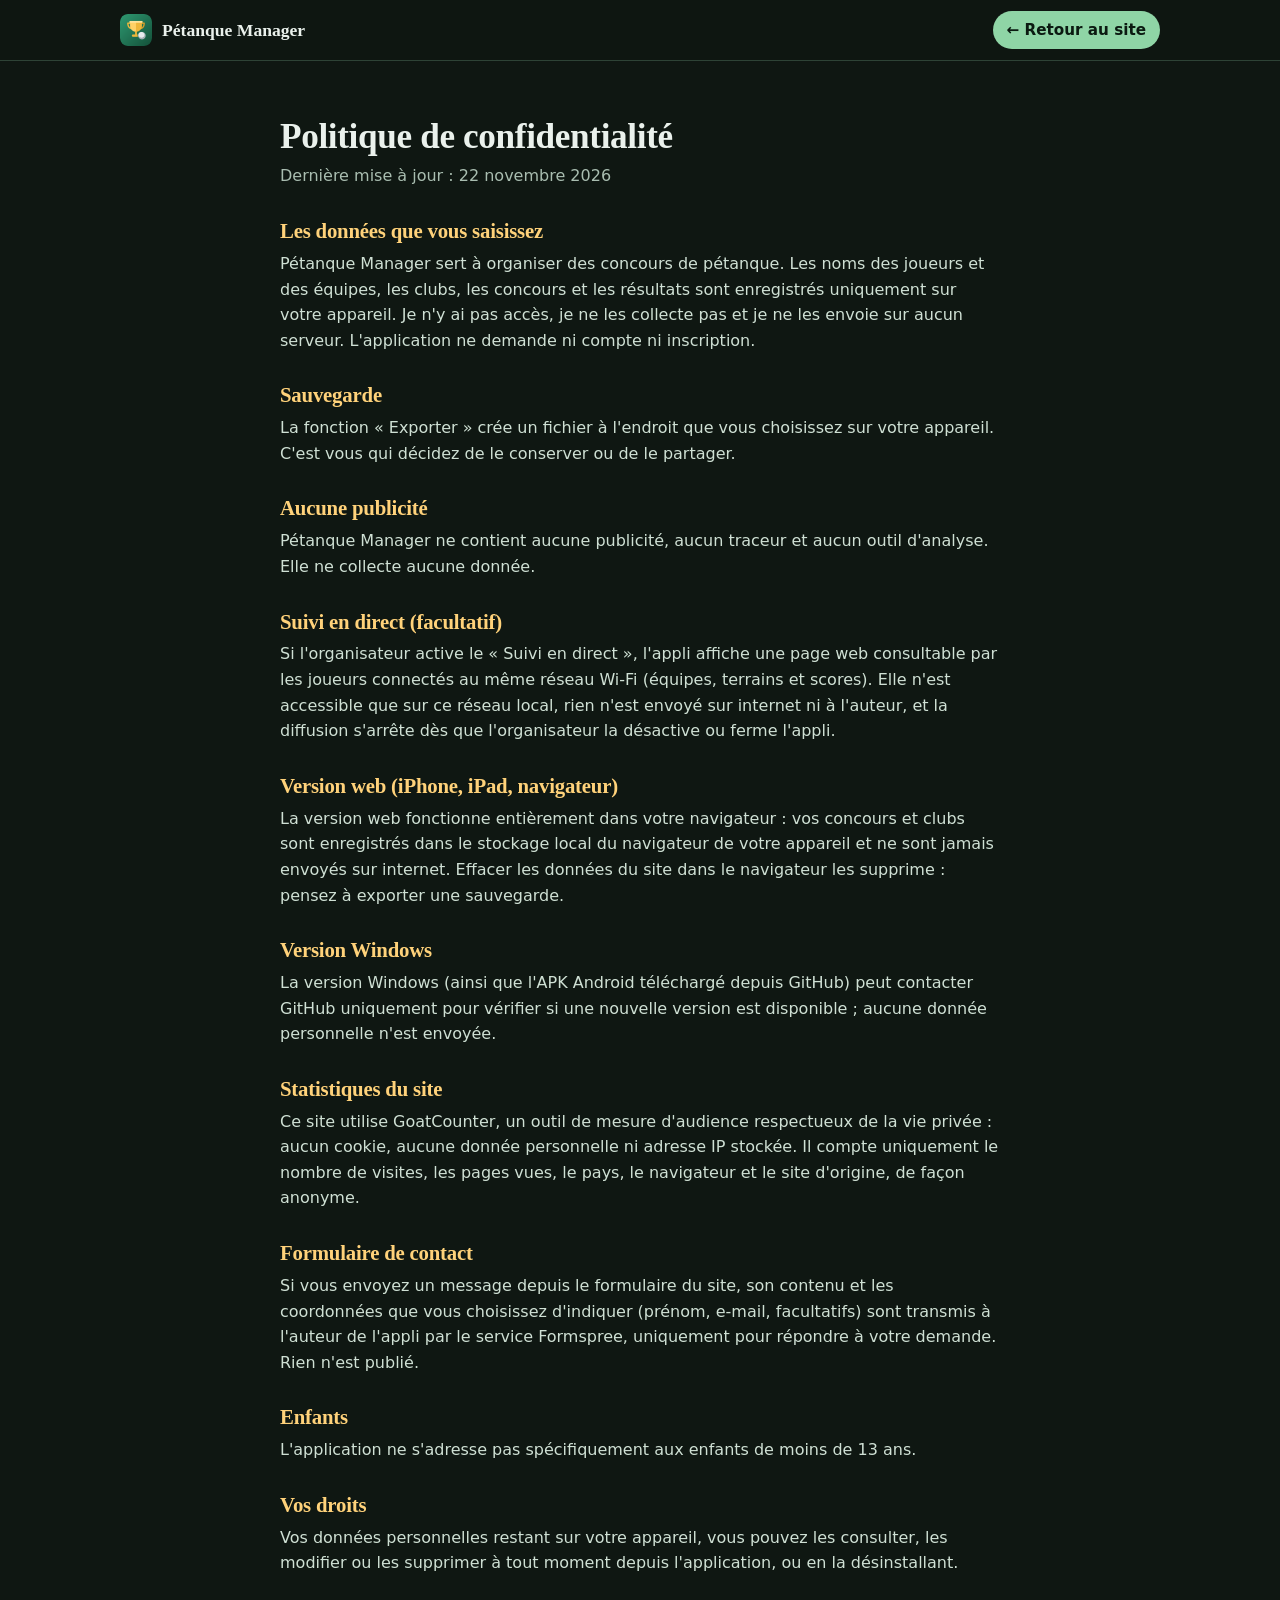
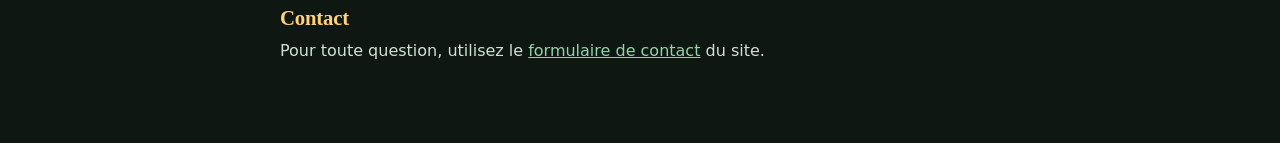
<file: confidentialite.html>
<!doctype html>
<html lang="fr">
<head>
<meta charset="utf-8">
<meta name="viewport" content="width=device-width,initial-scale=1">
<title>Politique de confidentialité – Pétanque Manager</title>
<link rel="icon" href="favicon.png">
<link rel="stylesheet" href="style.css?v=12">
</head>
<body>
<header class="nav">
  <div class="wrap">
    <a class="marque" href="index.html"><img src="icone.png" alt="">Pétanque Manager</a>
    <nav><a class="cta-nav" href="index.html">← Retour au site</a></nav>
  </div>
</header>

<main class="texte">
  <h1>Politique de confidentialité</h1>
  <p class="maj">Dernière mise à jour : 22 novembre 2026</p>

  <h2>Les données que vous saisissez</h2>
  <p>Pétanque Manager sert à organiser des concours de pétanque. Les noms des joueurs et des équipes, les clubs, les concours et les résultats sont enregistrés uniquement sur votre appareil. Je n'y ai pas accès, je ne les collecte pas et je ne les envoie sur aucun serveur. L'application ne demande ni compte ni inscription.</p>

  <h2>Sauvegarde</h2>
  <p>La fonction « Exporter » crée un fichier à l'endroit que vous choisissez sur votre appareil. C'est vous qui décidez de le conserver ou de le partager.</p>

  <h2>Aucune publicité</h2>
  <p>Pétanque Manager ne contient aucune publicité, aucun traceur et aucun outil d'analyse. Elle ne collecte aucune donnée.</p>

  <h2>Suivi en direct (facultatif)</h2>
  <p>Si l'organisateur active le « Suivi en direct », l'appli affiche une page web consultable par les joueurs connectés au même réseau Wi-Fi (équipes, terrains et scores). Elle n'est accessible que sur ce réseau local, rien n'est envoyé sur internet ni à l'auteur, et la diffusion s'arrête dès que l'organisateur la désactive ou ferme l'appli.</p>

  <h2>Version web (iPhone, iPad, navigateur)</h2>
  <p>La version web fonctionne entièrement dans votre navigateur : vos concours et clubs sont enregistrés dans le stockage local du navigateur de votre appareil et ne sont jamais envoyés sur internet. Effacer les données du site dans le navigateur les supprime : pensez à exporter une sauvegarde.</p>
  <h2>Version Windows</h2>
  <p>La version Windows (ainsi que l'APK Android téléchargé depuis GitHub) peut contacter GitHub uniquement pour vérifier si une nouvelle version est disponible ; aucune donnée personnelle n'est envoyée.</p>

  <h2>Statistiques du site</h2>
  <p>Ce site utilise GoatCounter, un outil de mesure d'audience respectueux de la vie privée : aucun cookie, aucune donnée personnelle ni adresse IP stockée. Il compte uniquement le nombre de visites, les pages vues, le pays, le navigateur et le site d'origine, de façon anonyme.</p>

  <h2>Formulaire de contact</h2>
  <p>Si vous envoyez un message depuis le formulaire du site, son contenu et les coordonnées que vous choisissez d'indiquer (prénom, e-mail, facultatifs) sont transmis à l'auteur de l'appli par le service Formspree, uniquement pour répondre à votre demande. Rien n'est publié.</p>

  <h2>Enfants</h2>
  <p>L'application ne s'adresse pas spécifiquement aux enfants de moins de 13 ans.</p>

  <h2>Vos droits</h2>
  <p>Vos données personnelles restant sur votre appareil, vous pouvez les consulter, les modifier ou les supprimer à tout moment depuis l'application, ou en la désinstallant.</p>

  <h2>Contact</h2>
  <p>Pour toute question, utilisez le <a href="index.html#idees">formulaire de contact</a> du site.</p>
</main>
<script data-goatcounter="https://rilleycorps.goatcounter.com/count" async src="//gc.zgo.at/count.js"></script>
</body>
</html>
</file>
<file: style.css>
:root{
  --fond:#0f1712; --fond2:#16211a; --carte:#1b2a21; --bord:#2e4336;
  --texte:#eaf1ec; --doux:#a9bdb0; --vert:#8fd5a6; --vert2:#5fb381;
  --bois:#c48a4a; --bois2:#8a5a2b; --or:#ffd27a; --rouge:#d9693f;
}
*{box-sizing:border-box;margin:0;padding:0}
html{scroll-behavior:smooth}
body{font-family:system-ui,-apple-system,"Segoe UI",Roboto,sans-serif;background:var(--fond);color:var(--texte);line-height:1.6;-webkit-font-smoothing:antialiased}
h1,h2,h3{font-family:"Fraunces",Georgia,"Times New Roman",serif;line-height:1.15;letter-spacing:-.01em}
a{color:var(--vert)}
.wrap{max-width:1080px;margin:0 auto;padding:0 20px}

/* barre */
header.nav{position:sticky;top:0;z-index:10;background:rgba(15,23,18,.85);backdrop-filter:blur(10px);border-bottom:1px solid var(--bord)}
.nav .wrap{display:flex;align-items:center;gap:20px;height:60px}
.marque{display:flex;align-items:center;gap:10px;font-weight:700;color:var(--texte);text-decoration:none;font-family:"Fraunces",Georgia,serif;font-size:1.1rem}
.marque img{width:32px;height:32px;border-radius:8px}
.nav nav{margin-left:auto;display:flex;gap:22px}
.nav nav a{color:var(--doux);text-decoration:none;font-size:.95rem}
.nav nav a:hover{color:var(--texte)}
@media(max-width:640px){.nav nav a:not(.cta-nav){display:none}}
.cta-nav{background:var(--vert);color:#0b1a11!important;padding:7px 14px;border-radius:999px;font-weight:600}

/* héros */
.hero{position:relative;overflow:hidden;padding:76px 0 90px;
  background:
   radial-gradient(900px 420px at 80% -10%,rgba(95,179,129,.28),transparent 60%),
   radial-gradient(700px 400px at 0% 100%,rgba(196,138,74,.16),transparent 60%),
   linear-gradient(160deg,#1c3427 0%,#10170f 70%)}
.hero:after{content:"";position:absolute;left:0;right:0;bottom:0;height:4px;background:linear-gradient(90deg,var(--bois2),var(--bois),var(--bois2))}
.hero .wrap{display:grid;grid-template-columns:1.15fr .85fr;gap:40px;align-items:center}
@media(max-width:860px){.hero .wrap{grid-template-columns:1fr}.hero{padding:48px 0 64px}}
.pastille{display:inline-block;background:rgba(143,213,166,.12);border:1px solid rgba(143,213,166,.3);color:var(--vert);padding:5px 12px;border-radius:999px;font-size:.85rem;margin-bottom:18px}
.hero h1{font-size:clamp(2.4rem,6vw,4rem);margin-bottom:16px}
.hero h1 em{font-style:normal;color:var(--or)}
.hero p.accroche{font-size:1.2rem;color:var(--doux);max-width:34em;margin-bottom:28px}
.boutons{display:flex;flex-wrap:wrap;gap:12px}
.btn{display:inline-flex;align-items:center;gap:10px;padding:13px 22px;border-radius:14px;font-weight:600;text-decoration:none;font-size:1rem;transition:transform .15s,box-shadow .15s}
.btn:hover{transform:translateY(-2px)}
.btn-1{background:var(--vert);color:#0b1a11;box-shadow:0 8px 24px rgba(95,179,129,.3)}
.btn-2{background:transparent;color:var(--texte);border:1.5px solid var(--bord)}
.btn-2:hover{border-color:var(--vert)}
.petit{margin-top:14px;font-size:.88rem;color:var(--doux)}

/* maquette de poule */
.maquette{display:flex;justify-content:center}
.tel{width:min(300px,100%);background:#0d130f;border:2px solid #34503f;border-radius:30px;padding:14px;box-shadow:0 30px 60px rgba(0,0,0,.5),0 0 0 6px rgba(255,255,255,.03);transform:rotate(2deg)}
.tel .haut{background:linear-gradient(135deg,#2e5240,#181b12);border-radius:16px;padding:14px 14px 16px;margin-bottom:12px;border-bottom:3px solid var(--bois2);position:relative;overflow:hidden}
.tel .haut b{display:block;font-family:"Fraunces",Georgia,serif;font-size:1.05rem}
.tel .haut span{font-size:.75rem;color:#d9e6dc}
.tel .haut i{position:absolute;right:12px;top:12px;width:26px;height:26px;border-radius:50%;background:radial-gradient(circle at 35% 30%,#fff,#98a4ab 55%,#2a3338);box-shadow:20px 10px 0 -6px #eba27c}
.poule{background:#1a241d;border:1px solid #33493b;border-radius:14px;overflow:hidden;margin-bottom:10px}
.poule .t{background:#7a3414;text-align:center;font-size:.8rem;font-weight:700;padding:6px}
.poule .m{display:flex;justify-content:space-around;align-items:center;padding:9px 6px;font-weight:700;border-top:1px solid #33493b}
.poule .m s{color:var(--rouge);text-decoration:none;font-weight:400}
.poule .m small{font-size:.7rem;color:var(--doux);font-weight:400}

/* sections */
section{padding:76px 0}
section.alt{background:var(--fond2);border-top:1px solid var(--bord);border-bottom:1px solid var(--bord)}
.titre{text-align:center;max-width:640px;margin:0 auto 44px}
.titre h2{font-size:clamp(1.8rem,4vw,2.5rem);margin-bottom:12px}
.titre p{color:var(--doux)}
.grille{display:grid;grid-template-columns:repeat(auto-fit,minmax(240px,1fr));gap:18px}
.carte{background:var(--carte);border:1px solid var(--bord);border-radius:18px;padding:24px}
.carte .ic{font-size:1.7rem;width:48px;height:48px;display:grid;place-items:center;background:rgba(143,213,166,.1);border-radius:14px;margin-bottom:14px}
.carte h3{font-size:1.15rem;margin-bottom:8px}
.carte p{color:var(--doux);font-size:.96rem}

.formats{display:grid;grid-template-columns:repeat(auto-fit,minmax(260px,1fr));gap:18px}
.format{border-radius:20px;padding:26px;border:1px solid var(--bord);background:linear-gradient(180deg,#1f3226,#16211a)}
.format h3{font-size:1.3rem;margin-bottom:6px}
.format .tag{display:inline-block;font-size:.78rem;color:var(--or);margin-bottom:10px}
.format ul{list-style:none;color:var(--doux);font-size:.95rem}
.format li{padding:4px 0 4px 22px;position:relative}
.format li:before{content:"●";position:absolute;left:0;color:var(--vert2);font-size:.7rem;top:9px}

.etapes{counter-reset:e;display:grid;grid-template-columns:repeat(auto-fit,minmax(220px,1fr));gap:18px}
.etape{counter-increment:e;background:var(--carte);border:1px solid var(--bord);border-radius:18px;padding:24px 24px 24px 24px;position:relative}
.etape:before{content:counter(e);display:grid;place-items:center;width:36px;height:36px;border-radius:50%;background:var(--bois);color:#1a1006;font-weight:800;margin-bottom:12px}
.etape h3{font-size:1.1rem;margin-bottom:6px}
.etape p{color:var(--doux);font-size:.95rem}

details{background:var(--carte);border:1px solid var(--bord);border-radius:14px;padding:16px 20px;margin-bottom:10px}
summary{cursor:pointer;font-weight:600}
details p{color:var(--doux);margin-top:10px}

.dl{background:linear-gradient(135deg,#1f3a2b,#142019);border:1px solid var(--bord);border-radius:26px;padding:48px 28px;text-align:center}
.dl h2{font-size:clamp(1.8rem,4vw,2.4rem);margin-bottom:12px}
.dl p{color:var(--doux);margin-bottom:24px}
.dl .boutons{justify-content:center}

footer{padding:34px 0 50px;color:var(--doux);font-size:.9rem;border-top:1px solid var(--bord)}
footer .wrap{display:flex;flex-wrap:wrap;gap:14px 28px;justify-content:space-between;align-items:center}
footer a{color:var(--doux)}

/* page texte */
.texte{max-width:760px;margin:0 auto;padding:56px 20px 80px}
.texte h1{font-size:2.2rem;margin-bottom:6px}
.texte .maj{color:var(--doux);margin-bottom:30px}
.texte h2{font-size:1.3rem;margin:30px 0 8px;color:var(--or)}
.texte p,.texte li{color:#cfe0d4}
.texte ul{padding-left:22px;margin-top:8px}

/* galerie de captures */
.galerie{display:grid;grid-template-columns:repeat(auto-fit,minmax(220px,1fr));gap:22px}
.vue{display:block;text-decoration:none;color:var(--doux);background:var(--carte);border:1px solid var(--bord);border-radius:18px;overflow:hidden;transition:transform .15s,border-color .15s}
.vue:hover{transform:translateY(-3px);border-color:var(--vert)}
.vue img{display:block;width:100%;height:auto;aspect-ratio:652/764;object-fit:cover;object-position:top}
.vue span{display:block;padding:12px 14px;font-size:.9rem;line-height:1.4}
@media(max-width:640px){
  .galerie{display:flex;overflow-x:auto;scroll-snap-type:x mandatory;gap:14px;margin:0 -20px;padding:0 20px 8px}
  .vue{flex:0 0 78%;scroll-snap-align:center}
}

/* agrandissement des captures sur la même page */
.lb[hidden]{display:none}
.lb{position:fixed;inset:0;z-index:50;background:rgba(6,10,8,.92);display:flex;align-items:center;justify-content:center;padding:20px}
.lb figure{max-width:min(92vw,560px);max-height:92vh;display:flex;flex-direction:column;align-items:center;gap:10px;margin:0}
.lb img{max-width:100%;max-height:80vh;width:auto;height:auto;border-radius:14px;border:1px solid var(--bord);box-shadow:0 20px 60px rgba(0,0,0,.6)}
.lb figcaption{color:var(--doux);font-size:.95rem;text-align:center}
.lb button{position:absolute;background:rgba(27,42,33,.9);color:var(--texte);border:1px solid var(--bord);border-radius:50%;width:46px;height:46px;font-size:1.8rem;line-height:1;cursor:pointer;display:flex;align-items:center;justify-content:center}
.lb button:hover{border-color:var(--vert);color:var(--vert)}
.lb-fermer{top:16px;right:16px}
.lb-prec{left:16px;top:50%;transform:translateY(-50%)}
.lb-suiv{right:16px;top:50%;transform:translateY(-50%)}
@media(max-width:640px){.lb{padding:12px}.lb-prec,.lb-suiv{top:auto;bottom:16px;transform:none}.lb-prec{left:calc(50% - 56px)}.lb-suiv{right:calc(50% - 56px)}.lb figure{max-height:78vh}.lb img{max-height:68vh}}

.aide-android{max-width:560px;margin:22px auto 0;padding:14px 18px;border:1px solid rgba(255,210,122,.4);background:rgba(255,210,122,.08);border-radius:14px;text-align:left;font-size:.92rem;color:var(--doux)}
.aide-android strong{color:var(--or);display:block;margin-bottom:4px}
.aide-android p{margin:0}
.aide-android b{color:var(--texte)}

.secu{display:grid;grid-template-columns:230px 1fr;gap:36px;align-items:center;max-width:860px;margin:0 auto}
.score{display:flex;flex-direction:column;align-items:center;text-align:center;gap:6px;background:var(--carte);border:1px solid var(--bord);border-radius:20px;padding:22px 16px}
.score strong{color:var(--vert);letter-spacing:.08em;text-transform:uppercase;font-size:.95rem}
.score small{color:var(--doux);font-size:.78rem}
.points{list-style:none;margin:0;padding:0;display:grid;gap:12px}
.points li{color:var(--doux)}
.points b{color:var(--texte)}
@media(max-width:700px){.secu{grid-template-columns:1fr}}

.form-idees{max-width:640px;margin:0 auto;display:grid;gap:16px;background:var(--carte);border:1px solid var(--bord);border-radius:20px;padding:26px;position:relative}
.form-idees label{display:grid;gap:6px;color:var(--texte);font-weight:600;font-size:.95rem}
.form-idees small{color:var(--doux);font-weight:400}
.form-idees input,.form-idees select,.form-idees textarea{font:inherit;color:var(--texte);background:var(--fond);border:1.5px solid var(--bord);border-radius:12px;padding:11px 13px;width:100%}
.form-idees input:focus,.form-idees select:focus,.form-idees textarea:focus{outline:none;border-color:var(--vert)}
.form-idees .deux{display:grid;grid-template-columns:1fr 1fr;gap:16px}
.form-idees button{justify-self:start;border:0;cursor:pointer}
.form-idees button:disabled{opacity:.6;cursor:wait}
.form-idees .petit{margin:0}
@media(max-width:600px){.form-idees .deux{grid-template-columns:1fr}.form-idees{padding:18px}}

/* vidéo de présentation */
.video-presentation{max-width:900px;margin:0 auto 44px;text-align:center}
.video-presentation video{width:100%;height:auto;display:block;border-radius:18px;border:1px solid var(--bord);box-shadow:0 18px 50px rgba(0,0,0,.45);background:#0b120e}
.video-presentation p{color:var(--doux);font-size:.92rem;margin-top:10px}
</file>
<file: app/app.css>
:root{
  --fond:#f4f6f1; --surface:#ffffff; --surface2:#e9eee8; --surface3:#dce5dd;
  --texte:#181d1a; --doux:#56605a; --bord:#c0c9c1;
  --primaire:#1e6b4e; --sur-primaire:#ffffff; --primaire-c:#bfebd3; --sur-primaire-c:#002115;
  --sec:#b5502a; --sec-c:#ffdbcb; --sur-sec-c:#3a0f00;
  --or:#7a5c00; --or-c:#ffe08a; --sur-or-c:#251a00;
  --erreur:#ba1a1a; --ombre:0 1px 3px rgba(0,0,0,.08),0 4px 14px rgba(0,0,0,.05);
  --rayon:16px;
  color-scheme:light;
}
@media (prefers-color-scheme:dark){
  :root{
    --fond:#101512; --surface:#1b221e; --surface2:#262e29; --surface3:#313933;
    --texte:#e0e4de; --doux:#a9b4ac; --bord:#404943;
    --primaire:#8fd4b0; --sur-primaire:#003825; --primaire-c:#0f5139; --sur-primaire-c:#bfebd3;
    --sec:#ffb59a; --sec-c:#7c3410; --sur-sec-c:#ffdbcb;
    --or:#ebc248; --or-c:#5b4300; --sur-or-c:#ffe08a;
    --erreur:#ffb4ab; --ombre:0 1px 2px rgba(0,0,0,.4);
    color-scheme:dark;
  }
}
*{box-sizing:border-box;margin:0;padding:0}
html{-webkit-text-size-adjust:100%}
body{font-family:system-ui,-apple-system,"Segoe UI",Roboto,sans-serif;background:var(--fond);color:var(--texte);line-height:1.45;
  -webkit-font-smoothing:antialiased;-webkit-tap-highlight-color:transparent;min-height:100vh;
  padding-bottom:env(safe-area-inset-bottom)}
button,input,select,textarea{font:inherit;color:inherit}
button{cursor:pointer;-webkit-user-select:none;user-select:none}
h1,h2,h3{line-height:1.2}
.cache{display:none!important}

/* Barre du haut */
.barre{position:sticky;top:0;z-index:20;background:var(--fond);background:color-mix(in srgb,var(--fond) 88%,transparent);
  -webkit-backdrop-filter:blur(12px);backdrop-filter:blur(12px);border-bottom:1px solid var(--bord);
  padding:calc(env(safe-area-inset-top) + 6px) max(10px,env(safe-area-inset-right)) 6px max(10px,env(safe-area-inset-left))}
.barre .int{max-width:760px;margin:0 auto;display:flex;align-items:center;gap:6px;min-height:46px}
.barre .titres{flex:1;min-width:0}
.barre h1{font-size:1.12rem;font-weight:700;white-space:nowrap;overflow:hidden;text-overflow:ellipsis}
.barre .sous{font-size:.82rem;color:var(--doux);white-space:nowrap;overflow:hidden;text-overflow:ellipsis}
.barre .logo{width:34px;height:34px;border-radius:9px}
.icone{width:42px;height:42px;border:0;background:transparent;border-radius:50%;font-size:1.3rem;display:inline-flex;align-items:center;justify-content:center;flex:none}
.icone:active{background:var(--surface2)}
.icone[disabled]{opacity:.3}

main{max-width:760px;margin:0 auto;padding:14px max(16px,env(safe-area-inset-left)) 120px max(16px,env(safe-area-inset-right))}
h2{font-size:1.02rem;margin:22px 2px 10px;display:flex;align-items:center;gap:8px}
h2 .nb{font-weight:500;color:var(--doux)}
h3{font-size:.95rem;margin:16px 2px 8px;color:var(--primaire)}
p.aide{color:var(--doux);font-size:.9rem;margin:4px 2px 10px}

/* Boutons */
.btn{display:inline-flex;align-items:center;justify-content:center;gap:8px;border:0;border-radius:999px;padding:11px 18px;font-weight:600;font-size:.98rem;min-height:44px;text-decoration:none}
.btn.plein{background:var(--primaire);color:var(--sur-primaire)}
.btn.tonal{background:var(--primaire-c);color:var(--sur-primaire-c)}
.btn.contour{background:transparent;border:1px solid var(--bord);color:var(--primaire)}
.btn.texte{background:transparent;color:var(--primaire);padding:8px 12px}
.btn.danger{background:transparent;border:1px solid var(--erreur);color:var(--erreur)}
.btn.large{width:100%}
.btn:active{filter:brightness(.92)}
.btn[disabled]{opacity:.45}
.rangee{display:flex;gap:8px;flex-wrap:wrap;align-items:center}
.rangee>.btn{flex:1}

/* Cartes */
.carte{background:var(--surface);border-radius:var(--rayon);box-shadow:var(--ombre);padding:14px;margin-bottom:10px;border:1px solid color-mix(in srgb,var(--bord) 40%,transparent)}
button.carte{display:block;width:100%;text-align:left}
.carte .ligne1{display:flex;justify-content:space-between;gap:10px;align-items:baseline}
.carte .t{font-weight:650;overflow:hidden;text-overflow:ellipsis}
.carte .m{color:var(--doux);font-size:.86rem}
.puce{display:inline-block;font-size:.78rem;font-weight:600;padding:3px 9px;border-radius:999px;background:var(--surface2);color:var(--doux);white-space:nowrap}
.puce.verte{background:var(--primaire-c);color:var(--sur-primaire-c)}
.puce.orange{background:var(--sec-c);color:var(--sur-sec-c)}
.puce.or{background:var(--or-c);color:var(--sur-or-c)}
.vide{text-align:center;color:var(--doux);padding:22px 10px;border:1.5px dashed var(--bord);border-radius:var(--rayon)}

/* Accueil */
.accueil-haut{background:linear-gradient(150deg,#2c936b,#17553d);color:#fff;border-radius:22px;padding:20px 18px;margin-bottom:6px;position:relative;overflow:hidden}
.accueil-haut:after{content:"";position:absolute;right:-30px;bottom:-40px;width:150px;height:150px;border-radius:50%;
  background:radial-gradient(circle at 35% 35%,#f3f5f4,#aeb5b2 60%,#7d8582);opacity:.22}
.accueil-haut h2{margin:0 0 4px;font-size:1.3rem;color:#fff}
.accueil-haut p{opacity:.88;font-size:.93rem;margin-bottom:14px;max-width:30em}
.accueil-haut .btn{background:#fff;color:#17553d;position:relative;z-index:1}
.formats{display:grid;grid-template-columns:repeat(2,1fr);gap:8px}
@media(min-width:620px){.formats{grid-template-columns:repeat(3,1fr)}}
.format{background:var(--surface);border:1px solid color-mix(in srgb,var(--bord) 50%,transparent);border-radius:14px;padding:11px;text-align:left;box-shadow:var(--ombre);display:flex;gap:10px;align-items:center;min-height:64px}
.format .b{flex:none;width:38px;height:38px;border-radius:11px;background:var(--primaire-c);color:var(--sur-primaire-c);display:flex;align-items:center;justify-content:center;font-weight:800;font-size:.8rem;letter-spacing:-.02em}
.format.eq .b{background:var(--sec-c);color:var(--sur-sec-c)}
.format.tab .b{background:var(--or-c);color:var(--sur-or-c)}
.format .n{font-weight:650;font-size:.93rem;line-height:1.2}
.format .d{font-size:.76rem;color:var(--doux);line-height:1.25;margin-top:2px}
details.section{margin-top:18px}
details.section>summary{list-style:none;font-weight:700;font-size:1.02rem;padding:6px 2px;display:flex;align-items:center;gap:8px;cursor:pointer}
details.section>summary::-webkit-details-marker{display:none}
details.section>summary:after{content:"▾";margin-left:auto;color:var(--doux);transition:transform .2s}
details.section[open]>summary:after{transform:rotate(180deg)}
.bandeau{background:var(--or-c);color:var(--sur-or-c);border-radius:14px;padding:12px 14px;margin-bottom:12px;font-size:.92rem;display:flex;gap:10px;align-items:flex-start}
.bandeau .x{margin-left:auto;background:none;border:0;font-size:1.1rem;color:inherit;padding:0 4px}

/* Formulaires */
label.champ{display:block;margin-bottom:12px}
label.champ>span{display:block;font-size:.84rem;font-weight:600;color:var(--doux);margin:0 2px 5px}
.saisie,select.saisie,textarea.saisie{width:100%;background:var(--surface);border:1.5px solid var(--bord);border-radius:12px;padding:11px 12px;font-size:16px;outline:none;min-height:46px}
.saisie:focus{border-color:var(--primaire)}
textarea.saisie{min-height:96px;resize:vertical}
.puces{display:flex;flex-wrap:wrap;gap:7px;margin-bottom:12px}
.choix{border:1.5px solid var(--bord);background:var(--surface);border-radius:999px;padding:8px 14px;font-size:.92rem;font-weight:550;min-height:38px}
.choix.actif{background:var(--primaire-c);border-color:transparent;color:var(--sur-primaire-c)}
.choix.actif:before{content:"✓ "}
.interrupteur{display:flex;align-items:center;gap:12px;padding:10px 2px}
.interrupteur .txt{flex:1}
.interrupteur .txt b{display:block;font-size:.95rem}
.interrupteur .txt small{color:var(--doux);font-size:.84rem;display:block}
.interrupteur input[type=checkbox]{appearance:none;-webkit-appearance:none;width:50px;height:30px;border-radius:999px;background:var(--surface3);position:relative;flex:none;transition:background .2s;border:0}
.interrupteur input[type=checkbox]:after{content:"";position:absolute;top:3px;left:3px;width:24px;height:24px;border-radius:50%;background:#fff;box-shadow:0 1px 3px rgba(0,0,0,.3);transition:transform .2s}
.interrupteur input[type=checkbox]:checked{background:var(--primaire)}
.interrupteur input[type=checkbox]:checked:after{transform:translateX(20px)}
.lignes{display:flex;flex-direction:column;gap:7px}
.ligne-saisie{display:flex;gap:6px;align-items:center}
.ligne-saisie .num{flex:none;width:30px;text-align:right;color:var(--doux);font-size:.85rem;font-variant-numeric:tabular-nums}
.ligne-saisie .saisie{flex:1;min-width:0}
.ligne-saisie .saisie.club{flex:.65}
.ligne-saisie .icone{width:36px;height:36px;font-size:1rem;color:var(--doux)}
.coche{display:flex;align-items:center;gap:10px;padding:9px 4px;border-bottom:1px solid var(--surface2)}
.coche input{width:22px;height:22px;accent-color:var(--primaire)}
.bas-fixe{position:fixed;left:0;right:0;bottom:0;z-index:15;background:var(--fond);background:color-mix(in srgb,var(--fond) 92%,transparent);
  -webkit-backdrop-filter:blur(12px);backdrop-filter:blur(12px);border-top:1px solid var(--bord);
  padding:10px max(16px,env(safe-area-inset-right)) calc(10px + env(safe-area-inset-bottom)) max(16px,env(safe-area-inset-left))}
.bas-fixe .int{max-width:760px;margin:0 auto;display:flex;flex-direction:column;gap:7px}
.erreur{color:var(--erreur);font-weight:600;font-size:.92rem}

/* Concours */
.onglets{display:flex;gap:4px;background:var(--surface2);padding:4px;border-radius:14px;margin-bottom:12px;overflow-x:auto;scrollbar-width:none}
.onglets::-webkit-scrollbar{display:none}
.onglets button{flex:1;border:0;background:transparent;padding:9px 10px;border-radius:10px;font-weight:600;font-size:.9rem;color:var(--doux);white-space:nowrap}
.onglets button.actif{background:var(--surface);color:var(--texte);box-shadow:var(--ombre)}
.etat-concours{display:flex;align-items:center;gap:10px;margin:2px 2px 12px;flex-wrap:wrap}
.etat-concours .gros{font-size:1.15rem;font-weight:700}
.recherche{position:relative;margin-bottom:12px}
.recherche .saisie{padding-left:38px}
.recherche:before{content:"🔍";position:absolute;left:12px;top:12px;font-size:.95rem;opacity:.6}
.fiche{background:var(--sec-c);color:var(--sur-sec-c);border-radius:var(--rayon);padding:12px 14px;margin-bottom:10px}
.fiche b{display:block;margin-bottom:4px}
.fiche div{font-size:.9rem}

.match{background:var(--surface);border-radius:14px;box-shadow:var(--ombre);margin-bottom:8px;border:1px solid color-mix(in srgb,var(--bord) 40%,transparent);overflow:hidden}
button.match{display:block;width:100%;text-align:left;padding:0}
.match .tete{display:flex;justify-content:space-between;gap:8px;padding:8px 12px 0;font-size:.78rem;font-weight:650;color:var(--doux);text-transform:uppercase;letter-spacing:.03em}
.match .tete .ter{color:var(--sec);text-transform:none;letter-spacing:0;font-size:.84rem}
.match .eq{display:flex;align-items:center;gap:10px;padding:6px 12px}
.match .eq .nom{flex:1;min-width:0;overflow:hidden;text-overflow:ellipsis}
.match .eq .sc{font-weight:800;font-size:1.15rem;font-variant-numeric:tabular-nums;min-width:28px;text-align:right}
.match .eq.gagne .nom{font-weight:700}
.match .eq.gagne .sc{color:var(--primaire)}
.match .eq.gagne:after{content:"✓";color:var(--primaire);font-weight:800}
.match .eq.perd{color:var(--doux)}
.match .eq .attente{color:var(--doux);font-style:italic}
.match .pied{padding:4px 12px 10px;font-size:.85rem;color:var(--doux)}
.match .pied.action{color:var(--primaire);font-weight:600}
.match.a-jouer{border-color:color-mix(in srgb,var(--sec) 60%,transparent);border-style:dashed;border-width:1.5px}
.match.surligne{outline:2.5px solid var(--sec);outline-offset:-1px}
.match .eq input{width:64px;text-align:center;font-weight:800;font-size:18px;padding:8px 4px;min-height:42px}
.match .valider{padding:4px 12px 12px}
.match .astuce{font-size:.78rem;color:var(--doux);padding:0 12px 10px}
.blanc-ligne{background:var(--surface2);border-radius:12px;padding:10px 12px;margin-bottom:8px;font-size:.92rem}

table.classement{width:100%;border-collapse:collapse;background:var(--surface);border-radius:var(--rayon);overflow:hidden;box-shadow:var(--ombre);font-size:.92rem}
table.classement th{font-size:.75rem;text-transform:uppercase;letter-spacing:.04em;color:var(--doux);font-weight:650;text-align:right;padding:9px 8px;background:var(--surface2)}
table.classement th:nth-child(2){text-align:left}
table.classement td{padding:9px 8px;text-align:right;border-top:1px solid var(--surface2);font-variant-numeric:tabular-nums}
table.classement td:nth-child(2){text-align:left;width:60%}
table.classement td:first-child{font-weight:700;color:var(--doux);width:34px}
table.classement tr.p1 td:first-child{color:#c9a000}
.podium{display:grid;grid-template-columns:1fr 1.15fr 1fr;gap:8px;align-items:end;margin:6px 0 14px}
.podium div{background:var(--surface);border-radius:14px 14px 6px 6px;box-shadow:var(--ombre);text-align:center;padding:12px 6px 10px;font-size:.88rem;font-weight:600;overflow-wrap:anywhere}
.podium div .med{font-size:1.6rem;display:block}
.podium div:nth-child(2){padding-top:20px;background:var(--or-c);color:var(--sur-or-c)}

.grille-poules{display:grid;grid-template-columns:1fr;gap:10px}
@media(min-width:620px){.grille-poules{grid-template-columns:1fr 1fr}}
.poule{background:var(--surface);border-radius:var(--rayon);box-shadow:var(--ombre);padding:10px;border:1px solid color-mix(in srgb,var(--bord) 40%,transparent)}
.poule .ent{display:flex;justify-content:space-between;align-items:center;padding:2px 4px 8px}
.poule .ent b{font-size:1rem}
.poule .match{box-shadow:none;background:var(--fond);margin-bottom:6px}
.poule .sorties{font-size:.84rem;color:var(--doux);padding:4px 4px 0}
.champion{background:linear-gradient(135deg,var(--or-c),color-mix(in srgb,var(--or-c) 50%,var(--surface)));color:var(--sur-or-c);border-radius:var(--rayon);padding:14px 16px;margin-bottom:12px;font-weight:700;display:flex;gap:12px;align-items:center}
.champion span{font-size:1.8rem}
.equipe-l{display:flex;gap:10px;align-items:center;padding:10px 12px;background:var(--surface);border-radius:12px;margin-bottom:6px;box-shadow:var(--ombre)}
.equipe-l .nom{flex:1;min-width:0}
.equipe-l .nom small{display:block;color:var(--doux)}
.equipe-l.forfait .nom{text-decoration:line-through;color:var(--doux)}

/* Dialogue et menu */
#voile{position:fixed;inset:0;z-index:50;background:rgba(0,0,0,.42);display:flex;align-items:flex-end;justify-content:center;animation:fondu .15s}
@media(min-width:620px){#voile{align-items:center}}
.dialogue{background:var(--surface);width:100%;max-width:520px;border-radius:22px 22px 0 0;padding:20px 18px calc(16px + env(safe-area-inset-bottom));max-height:88vh;overflow:auto;animation:monte .2s ease-out}
@media(min-width:620px){.dialogue{border-radius:22px}}
.dialogue h3{font-size:1.15rem;color:var(--texte);margin:0 0 10px}
.dialogue .corps{margin-bottom:14px}
.dialogue .corps p{margin-bottom:8px;color:var(--doux);font-size:.93rem}
.dialogue .actions{display:flex;flex-direction:column;gap:8px}
.dialogue .gagnant-btn{width:100%;justify-content:flex-start;text-align:left;border-radius:14px;padding:14px 16px;font-size:1rem}
.menu-liste button{display:flex;width:100%;gap:12px;align-items:center;border:0;background:none;padding:14px 6px;font-size:1rem;border-bottom:1px solid var(--surface2);text-align:left}
.menu-liste button:last-child{border-bottom:0}
.menu-liste button.rouge{color:var(--erreur)}
@keyframes monte{from{transform:translateY(30px);opacity:.4}to{transform:none;opacity:1}}
@keyframes fondu{from{opacity:0}to{opacity:1}}
#toast{position:fixed;left:50%;bottom:calc(90px + env(safe-area-inset-bottom));transform:translateX(-50%);z-index:60;background:#26302a;color:#fff;padding:11px 18px;border-radius:12px;font-size:.92rem;max-width:min(92vw,520px);box-shadow:0 6px 20px rgba(0,0,0,.3);opacity:0;pointer-events:none;transition:opacity .2s}
#toast.vu{opacity:1}
.pied-page{text-align:center;color:var(--doux);font-size:.82rem;margin-top:28px}
.pied-page a{color:var(--primaire)}

/* Impression / PDF */
#impression{display:none}
@media print{
  body{background:#fff;color:#000;padding:0}
  body>*:not(#impression){display:none!important}
  #impression{display:block;font-size:11pt;color:#000}
  #impression h1{font-size:16pt;margin-bottom:2pt}
  #impression h2{font-size:12.5pt;margin:12pt 0 5pt;display:block;break-after:avoid}
  #impression .meta{color:#444;margin-bottom:8pt}
  #impression table{width:100%;border-collapse:collapse;margin-bottom:8pt;break-inside:auto}
  #impression th,#impression td{border:1px solid #999;padding:3pt 5pt;text-align:left}
  #impression tr{break-inside:avoid}
  #impression th{background:#e8efe9}
  #impression .g{font-weight:700}
}

/* Invitation à installer (iPhone / iPad dans Safari) */
.installation{text-align:center;padding-top:calc(40px + env(safe-area-inset-top))}
.installation .grande-icone{width:96px;height:96px;border-radius:22px;box-shadow:0 8px 24px rgba(0,0,0,.18);margin-bottom:18px}
.installation h1{font-size:1.5rem;margin-bottom:10px}
.installation .aide{max-width:30em;margin:0 auto 16px}
.etapes{list-style:none;counter-reset:e;text-align:left;max-width:26em;margin:8px auto 20px;display:flex;flex-direction:column;gap:10px}
.etapes li{counter-increment:e;background:var(--surface);border-radius:14px;box-shadow:var(--ombre);padding:14px 14px 14px 56px;position:relative;font-size:1rem}
.etapes li:before{content:counter(e);position:absolute;left:14px;top:50%;transform:translateY(-50%);width:30px;height:30px;border-radius:50%;background:var(--primaire);color:var(--sur-primaire);font-weight:800;display:flex;align-items:center;justify-content:center}
.etapes small{color:var(--doux)}
.etapes .sym{display:inline-block;background:var(--surface2);border-radius:6px;padding:0 6px}
.installation .carte{text-align:left;max-width:26em;margin:0 auto 14px}
.alerte-safari{display:block;width:100%;text-align:left;border:0;background:var(--or-c);color:var(--sur-or-c);border-radius:12px;padding:10px 12px;margin-bottom:12px;font-size:.88rem;line-height:1.35}
</file>
